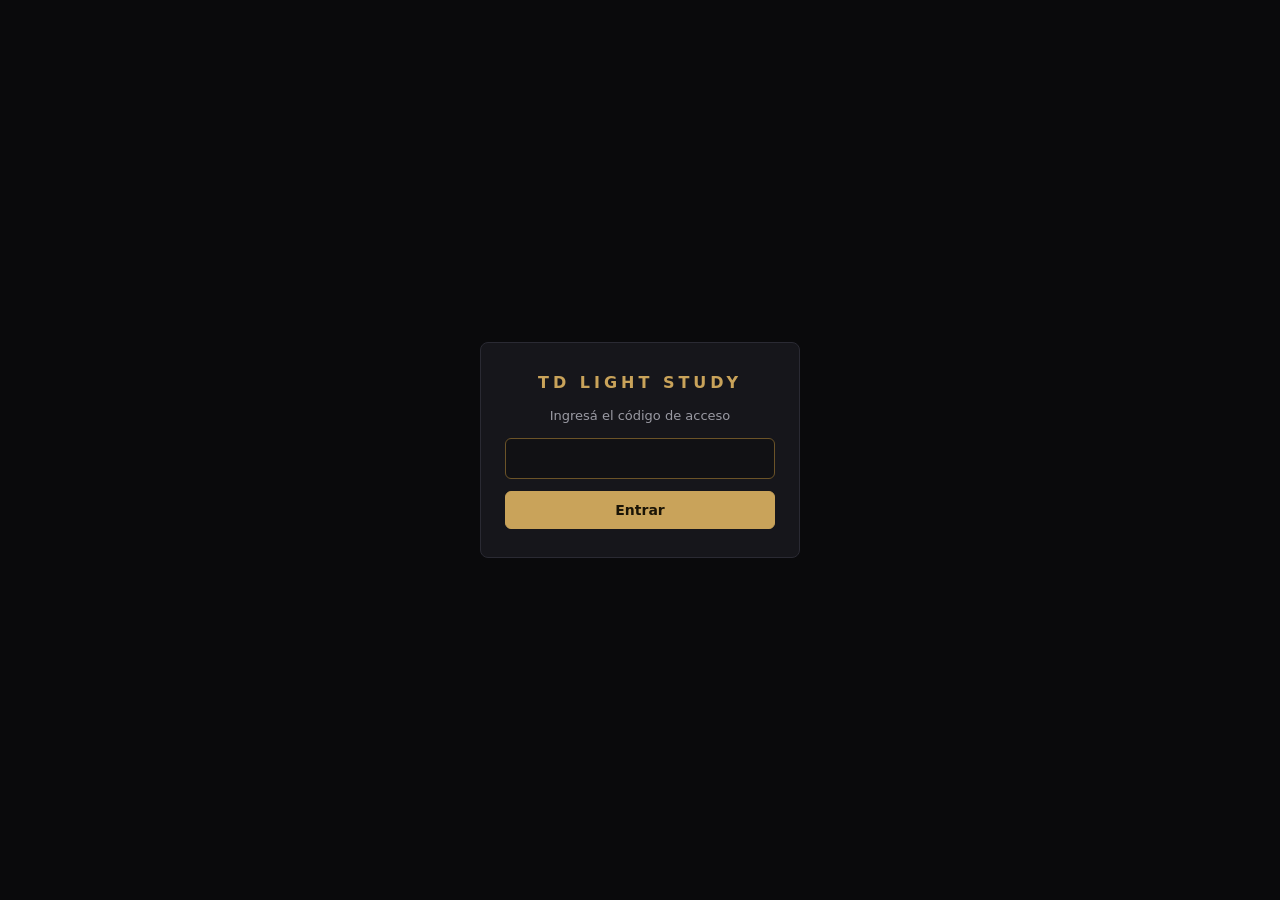
<file: mapa-de-luz/index.html>
<!DOCTYPE html>
<html lang="es">
<head>
  <meta charset="UTF-8" />
  <!-- Carpeta fija de la herramienta: así encuentra sus archivos aunque la dirección
       se abra sin la barra final (luxa.tdrender.com/mapa-de-luz). -->
  <base href="/mapa-de-luz/" />
  <meta name="viewport" content="width=device-width, initial-scale=1.0" />
  <title>TD Light Study · Mapa de luz</title>
  <!-- El ?v= se sube cuando cambian estos archivos: obliga al navegador a bajar la
       versión nueva y evita que mezcle programa viejo con página nueva. -->
  <link rel="stylesheet" href="css/mapa-de-luz.css?v=6" />
</head>
<body>

  <!-- Código de acceso (solo en la versión publicada; en la compu no se pide) -->
  <div class="acceso" id="acceso" hidden>
    <form class="acceso-caja" id="acceso-form" autocomplete="off">
      <span class="brand-mark">TD LIGHT STUDY</span>
      <p>Ingresá el código de acceso</p>
      <input type="password" id="acceso-codigo" aria-label="Código de acceso" autofocus />
      <button type="submit" class="btn-mini btn-oro">Entrar</button>
      <p class="acceso-error" id="acceso-error" hidden>Código incorrecto</p>
    </form>
  </div>

  <header class="topbar">
    <div class="brand">
      <span class="brand-mark">TD LIGHT STUDY</span>
      <span class="brand-sub">Mapa de luz</span>
    </div>
    <div id="escena-titulo" class="escena-titulo">Cargando escena…</div>
  </header>

  <main class="layout">

    <!-- Controles + resultados -->
    <section class="panel panel-controles">
      <div class="bloque">
        <h2>Óptica</h2>
        <select id="sel-ies"></select>
        <p class="ayuda">Cambiá la óptica y el mapa se recalcula al instante.</p>
      </div>

      <div class="bloque">
        <h2>Dónde se mide</h2>
        <div class="segmentado" id="seg-plano">
          <button data-plano="0" class="activo">Piso</button>
          <button data-plano="0.75">Escritorio · 0,75 m</button>
        </div>
      </div>

      <div class="bloque">
        <h2>Mantenimiento <span class="tag">FM</span></h2>
        <select id="sel-fm">
          <option value="1">Inicial · luminaria nueva (1,00)</option>
          <option value="0.9">Ambiente limpio, limpieza frecuente (0,90)</option>
          <option value="0.8">Oficina típica (0,80)</option>
          <option value="0.7">Ambiente sucio o limpieza espaciada (0,70)</option>
        </select>
        <p class="ayuda">La norma pide iluminancia <b>mantenida</b>: la que queda al final del período de mantenimiento, no la del día de la instalación.</p>
      </div>

      <div class="bloque" id="bloque-encendido" hidden>
        <h2>Encendido</h2>
        <div class="segmentado" id="seg-encendido"></div>
        <p class="ayuda">Prendé solo la luz general o solo el acento: se recalcula y cambia el render.</p>
      </div>

      <div class="bloque">
        <h2>Resultado</h2>
        <div class="kpis">
          <div class="kpi kpi-grande"><span class="kpi-num" id="k-prom">—</span><span class="kpi-lbl">Ē · iluminancia media (lx)</span></div>
          <div class="kpi"><span class="kpi-num" id="k-min">—</span><span class="kpi-lbl">E<sub>mín</sub> (lx)</span></div>
          <div class="kpi"><span class="kpi-num" id="k-max">—</span><span class="kpi-lbl">E<sub>máx</sub> (lx)</span></div>
          <div class="kpi"><span class="kpi-num" id="k-uni">—</span><span class="kpi-lbl">U<sub>0</sub> = E<sub>mín</sub> / Ē</span></div>
        </div>
        <p class="ayuda" id="fm-nota"></p>
        <div class="referencia" id="referencia"></div>
      </div>

      <div class="bloque">
        <h2>Luz que rebota <span class="tag">estimado</span></h2>
        <label class="check"><input type="checkbox" id="chk-rebote" checked /> Sumar el rebote en techo, paredes y piso</label>
        <div class="deslizador"><span>Techo</span><input type="range" id="r-techo" min="0.05" max="0.9" step="0.05" /><b id="v-techo"></b></div>
        <div class="deslizador"><span>Paredes</span><input type="range" id="r-paredes" min="0.05" max="0.9" step="0.05" /><b id="v-paredes"></b></div>
        <div class="deslizador"><span>Piso</span><input type="range" id="r-piso" min="0.05" max="0.9" step="0.05" /><b id="v-piso"></b></div>
        <p class="ayuda" id="rebote-info"></p>
      </div>

      <div class="bloque">
        <h2>Vista</h2>
        <label class="check"><input type="checkbox" id="chk-numeros" checked /> Mostrar los lux en la grilla</label>
        <label class="check"><input type="checkbox" id="chk-borde" checked /> No contar 0,5 m junto a las paredes</label>
      </div>
    </section>

    <!-- Planta -->
    <section class="panel panel-mapa">
      <div class="segmentado seg-vista" id="seg-vista">
        <button data-vista="planta" class="activo">Planta</button>
        <button data-vista="render">Sobre el render</button>
      </div>

      <div class="mapa-wrap" id="mapa-wrap">
        <canvas id="mapa"></canvas>
        <div class="tooltip" id="tooltip" hidden></div>
      </div>

      <div class="render-wrap" id="render-wrap" hidden>
        <div class="escenario ver-muebles cargando">
          <img id="compuesto-base" alt="Render sin muebles" />
          <img id="compuesto-muebles" class="capa-muebles" alt="Render con muebles" />
          <canvas id="compuesto"></canvas>
          <div class="switch-app" id="switch-app">
            <button data-capa="muebles" class="activo">Con muebles</button>
            <button data-capa="vacio">Sin muebles</button>
            <button data-capa="mapa">Mapa de luz</button>
          </div>
        </div>
        <div class="render-pie">
          <label class="fondo" hidden>Fondo <select id="sel-fondo"></select></label>
          <span id="compuesto-nota"></span>
          <button class="btn-mini btn-oro" id="btn-guardar-app" hidden>Guardar para la app</button>
          <button class="btn-mini" id="btn-comparar" hidden>Descargar comparación</button>
          <button class="btn-mini" id="btn-descargar">Descargar imagen</button>
        </div>
      </div>

      <div class="leyenda" id="leyenda"></div>
    </section>

    <!-- Ficha de la luminaria + render -->
    <section class="panel panel-ficha">
      <div id="fichas"></div>

      <div class="bloque">
        <h2>La escena</h2>
        <dl class="ficha-datos" id="escena-datos"></dl>
      </div>

      <div class="bloque">
        <h2>Cómo se calcula</h2>
        <ul class="metodo">
          <li><b>Luz directa:</b> punto por punto desde el archivo fotométrico del fabricante (IESNA LM-63), con la posición, la altura y el giro reales de cada luminaria en 3ds Max.</li>
          <li><b>Luz indirecta:</b> una sola componente <b>estimada</b>, pareja en todo el local, por el método del flujo total con las reflectancias de arriba (esfera integradora). No es un cálculo de radiosidad.</li>
          <li><b>No contempla:</b> muebles ni obstrucciones, luz natural, deslumbramiento (UGR), ni depreciación más allá del factor de mantenimiento.</li>
          <li><b>Para qué sirve:</b> comparar propuestas y verificar niveles. No reemplaza un estudio lumínico firmado.</li>
        </ul>
      </div>

      <div class="bloque" id="bloque-noche" hidden>
        <h2>Render de noche</h2>
        <img id="render" alt="Render de la escena solo con las luminarias" hidden />
        <p class="ayuda" id="render-falta" hidden>Guardá el render de noche como <code>mapa-de-luz/escenas/oficina-prueba-noche.jpg</code> y aparece acá para comparar.</p>
      </div>
    </section>

  </main>

  <footer class="pie">
    Valores indicativos, calculados con la fotometría publicada por el fabricante. No reemplazan un estudio lumínico.
  </footer>

  <script src="../js/ies.js?v=6"></script>
  <script src="js/mapa-de-luz.js?v=6"></script>
</body>
</html>
</file>
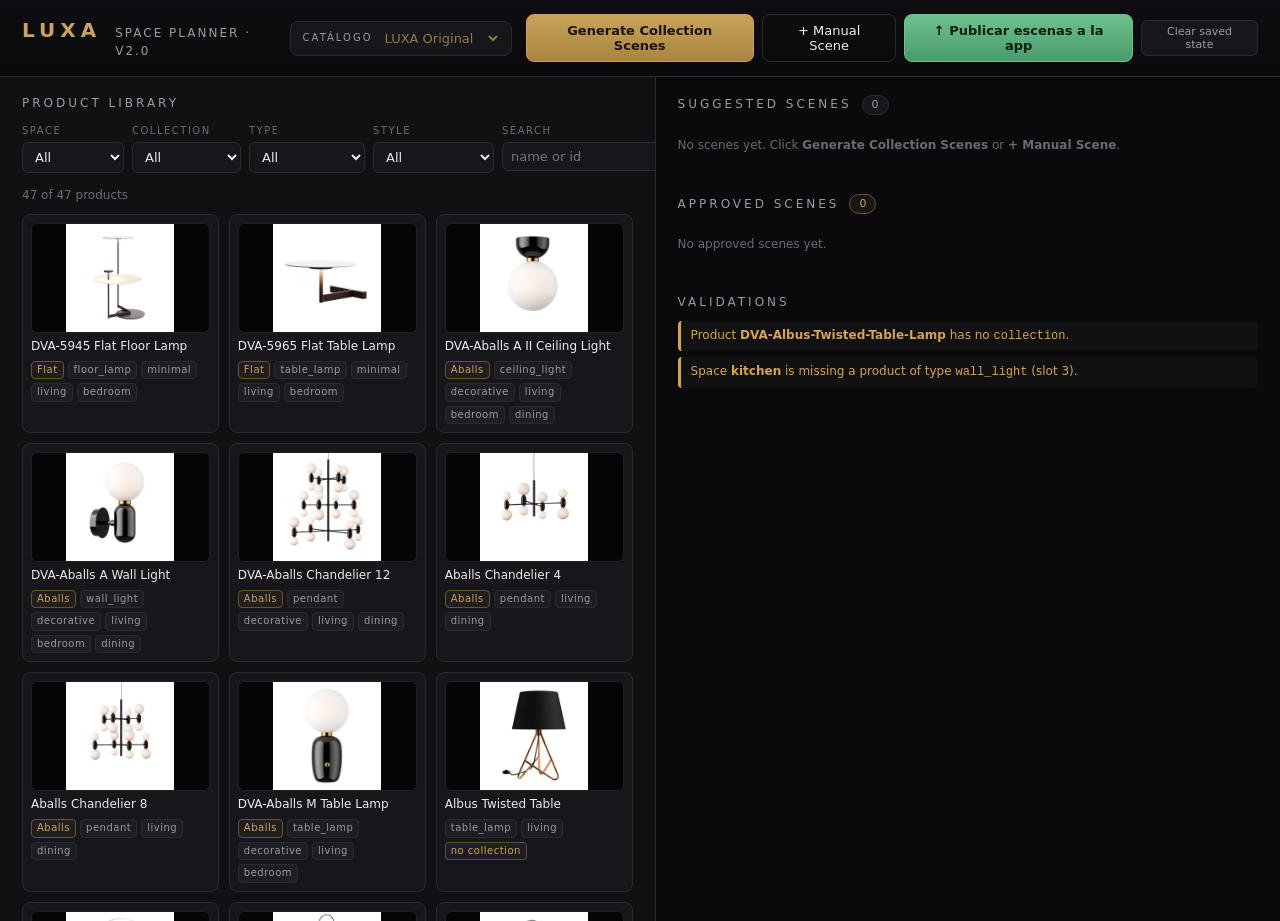
<file: space-planner/index.html>
<!DOCTYPE html>
<html lang="en">
<head>
  <meta charset="UTF-8" />
  <meta name="viewport" content="width=device-width, initial-scale=1.0" />
  <title>LUXA Space Planner V2</title>
  <link rel="stylesheet" href="css/styles.css" />
</head>
<body>

  <header class="topbar">
    <div class="brand">
      <span class="brand-mark">LUXA</span>
      <span class="brand-sub">Space Planner · V2.0</span>
    </div>
    <div class="top-actions">
      <label class="catalog-picker-wrap" title="Catálogo activo">
        <span class="catalog-picker-label">Catálogo</span>
        <select id="catalog-picker" class="catalog-picker"></select>
      </label>
      <button id="btn-generate" class="btn btn-primary">Generate Collection Scenes</button>
      <button id="btn-manual" class="btn btn-ghost">+ Manual Scene</button>
      <button id="btn-publish" class="btn btn-publish" title="Escribe data/spaces.&lt;catalogo&gt;.json directo en disco. La app levanta esa misma ruta al arrancar, así los ambientes quedan actualizados sin copiar nada a mano.">↑ Publicar escenas a la app</button>
      <button id="btn-clear-state" class="btn-mini" title="Discard saved planner state for the active catalog">Clear saved state</button>
    </div>
  </header>

  <main class="layout">

    <!-- LEFT: Product library + filters -->
    <section class="panel panel-left">
      <h2 class="panel-title">Product Library</h2>

      <div class="filters">
        <label class="filter">
          <span>Space</span>
          <select id="filter-space"><option value="">All</option></select>
        </label>
        <label class="filter">
          <span>Collection</span>
          <select id="filter-collection"><option value="">All</option></select>
        </label>
        <label class="filter">
          <span>Type</span>
          <select id="filter-type"><option value="">All</option></select>
        </label>
        <label class="filter">
          <span>Style</span>
          <select id="filter-style"><option value="">All</option></select>
        </label>
        <label class="filter filter-search">
          <span>Search</span>
          <input id="filter-search" type="text" placeholder="name or id" />
        </label>
        <button id="filter-reset" class="btn btn-mini">Reset</button>
      </div>

      <div id="product-summary" class="muted">Loading products…</div>

      <div id="product-grid" class="product-grid"></div>
    </section>

    <!-- RIGHT: Suggested scenes + Approved scenes -->
    <section class="panel panel-right">

      <div class="panel-section">
        <div class="section-head">
          <h2 class="panel-title">Suggested Scenes</h2>
          <span id="suggested-count" class="pill">0</span>
        </div>
        <div id="scene-list" class="scene-list">
          <p class="muted">Click <b>Generate Collection Scenes</b> to build suggestions, or use <b>+ Manual Scene</b>.</p>
        </div>
      </div>

      <div class="panel-section">
        <div class="section-head">
          <h2 class="panel-title">Approved Scenes</h2>
          <span id="approved-count" class="pill pill-gold">0</span>
        </div>
        <div id="approved-list" class="scene-list approved-list">
          <p class="muted">No approved scenes yet.</p>
        </div>
      </div>

      <div class="panel-section">
        <div class="section-head">
          <h2 class="panel-title">Validations</h2>
        </div>
        <ul id="validation-list" class="validation-list"></ul>
      </div>

    </section>
  </main>

  <!-- Manual / Edit scene modal -->
  <div id="modal" class="modal hidden">
    <div class="modal-card">
      <header class="modal-head">
        <h3 id="modal-title">Manual Collection Scene</h3>
        <button class="modal-close" data-close>&times;</button>
      </header>
      <div class="modal-body">
        <div class="form-row">
          <label>Scene name</label>
          <input id="m-name" type="text" placeholder="Living Aballs Collection" />
        </div>
        <div class="form-row form-row-2">
          <div>
            <label>Space</label>
            <select id="m-space">
              <option value="living">living</option>
              <option value="dining">dining</option>
              <option value="kitchen">kitchen</option>
              <option value="bedroom">bedroom</option>
              <option value="bathroom">bathroom</option>
              <option value="office">office</option>
            </select>
          </div>
          <div>
            <label>Commercial intent</label>
            <input id="m-intent" type="text" placeholder="Warm residential lighting collection" />
          </div>
        </div>
        <div class="form-row">
          <label>Reason / justification</label>
          <textarea id="m-reason" rows="2" placeholder="Why does this combination make commercial sense?"></textarea>
        </div>
        <div class="form-row">
          <label>Products <span class="muted">(2 to 4) — click to toggle</span></label>
          <div id="m-products" class="m-products"></div>
        </div>
        <div id="m-validation" class="modal-validation"></div>
      </div>
      <footer class="modal-foot">
        <button class="btn btn-ghost" data-close>Cancel</button>
        <button id="m-save" class="btn btn-primary">Save as approved scene</button>
      </footer>
    </div>
  </div>

  <!-- AI Brief modal -->
  <div id="brief-modal" class="modal hidden">
    <div class="modal-card brief-modal-card">
      <header class="modal-head">
        <h3 id="brief-modal-title">AI Brief</h3>
        <button class="modal-close" data-brief-close>&times;</button>
      </header>
      <div class="modal-body brief-body">

        <div class="brief-section">
          <div class="brief-section-head">
            <label>AI Image Prompt</label>
            <button class="btn-mini" id="b-copy-prompt">Copy</button>
          </div>
          <textarea id="b-aiPrompt" rows="9" spellcheck="false"></textarea>
        </div>

        <div class="brief-section">
          <div class="brief-section-head">
            <label>Render Brief</label>
            <button class="btn-mini" id="b-copy-render">Copy</button>
          </div>
          <textarea id="b-renderBrief" rows="6" spellcheck="false"></textarea>
        </div>

        <div class="brief-section">
          <div class="brief-section-head">
            <label>App Description</label>
            <button class="btn-mini" id="b-copy-desc">Copy</button>
          </div>
          <textarea id="b-appDescription" rows="3" spellcheck="false"></textarea>
        </div>

        <div class="brief-section">
          <label>Product Roles</label>
          <div id="b-roles" class="brief-rows"></div>
        </div>

        <div class="brief-section">
          <label>Hotspot Plan</label>
          <div id="b-hotspots" class="brief-rows"></div>
        </div>

      </div>
      <footer class="modal-foot">
        <button class="btn btn-ghost" data-brief-close>Cancel</button>
        <button id="b-regenerate" class="btn btn-ghost">Regenerate all</button>
        <button id="b-save" class="btn btn-primary">Save brief</button>
      </footer>
    </div>
  </div>

  <!-- Hotspot editor modal -->
  <div id="hotspot-modal" class="modal hidden">
    <div class="modal-card hotspot-modal-card">
      <header class="modal-head">
        <h3 id="hotspot-modal-title">Place Hotspots</h3>
        <button class="modal-close" data-hotspot-close>&times;</button>
      </header>

      <div class="modal-body hotspot-body">

        <div class="hotspot-toolbar">
          <label class="hotspot-scene">
            <span>Scene folder</span>
            <select id="h-scene">
              <option value="">— pick a scene folder —</option>
            </select>
          </label>
          <label class="hotspot-file">
            <span>Or load a local file</span>
            <input id="h-file" type="file" accept="image/*" />
          </label>
          <label class="hotspot-path">
            <span>Final image path (for export)</span>
            <input id="h-path" type="text" placeholder="assets/Spaces/Living 01/Living 01.jpeg" />
          </label>
          <button id="h-reset" class="btn-mini">Reset coords</button>
        </div>

        <div class="hotspot-workspace">
          <div id="h-canvas" class="hotspot-canvas">
            <div class="hotspot-empty" id="h-empty">Load a render image to start placing hotspots.</div>
            <img id="h-img" alt="" hidden />
            <div id="h-dots" class="hotspot-dots"></div>
          </div>

          <aside class="hotspot-side">
            <div class="hotspot-side-head">Products</div>
            <div id="h-products" class="hotspot-products"></div>
            <p class="muted small">Select a product, then click on the image where it appears in the render.</p>
          </aside>
        </div>

      </div>

      <footer class="modal-foot">
        <button class="btn btn-ghost" data-hotspot-close>Cancel</button>
        <button id="h-save" class="btn btn-primary">Save coordinates</button>
      </footer>
    </div>
  </div>

  <datalist id="role-options">
    <option value="ambient lighting">
    <option value="accent lighting">
    <option value="decorative lighting">
    <option value="task lighting">
    <option value="wall accent">
    <option value="ceiling fixture">
    <option value="table / floor support">
    <option value="general lighting">
    <option value="architectural lighting">
    <option value="support lighting">
    <option value="ambient lighting / ceiling fixture">
    <option value="wall accent / accent lighting">
    <option value="decorative lighting / task lighting">
    <option value="decorative lighting / support lighting">
    <option value="general lighting / ceiling support">
    <option value="architectural lighting / ambient lighting">
  </datalist>

  <div id="toast" class="toast hidden"></div>

  <script src="js/space-planner.js"></script>
</body>
</html>
</file>
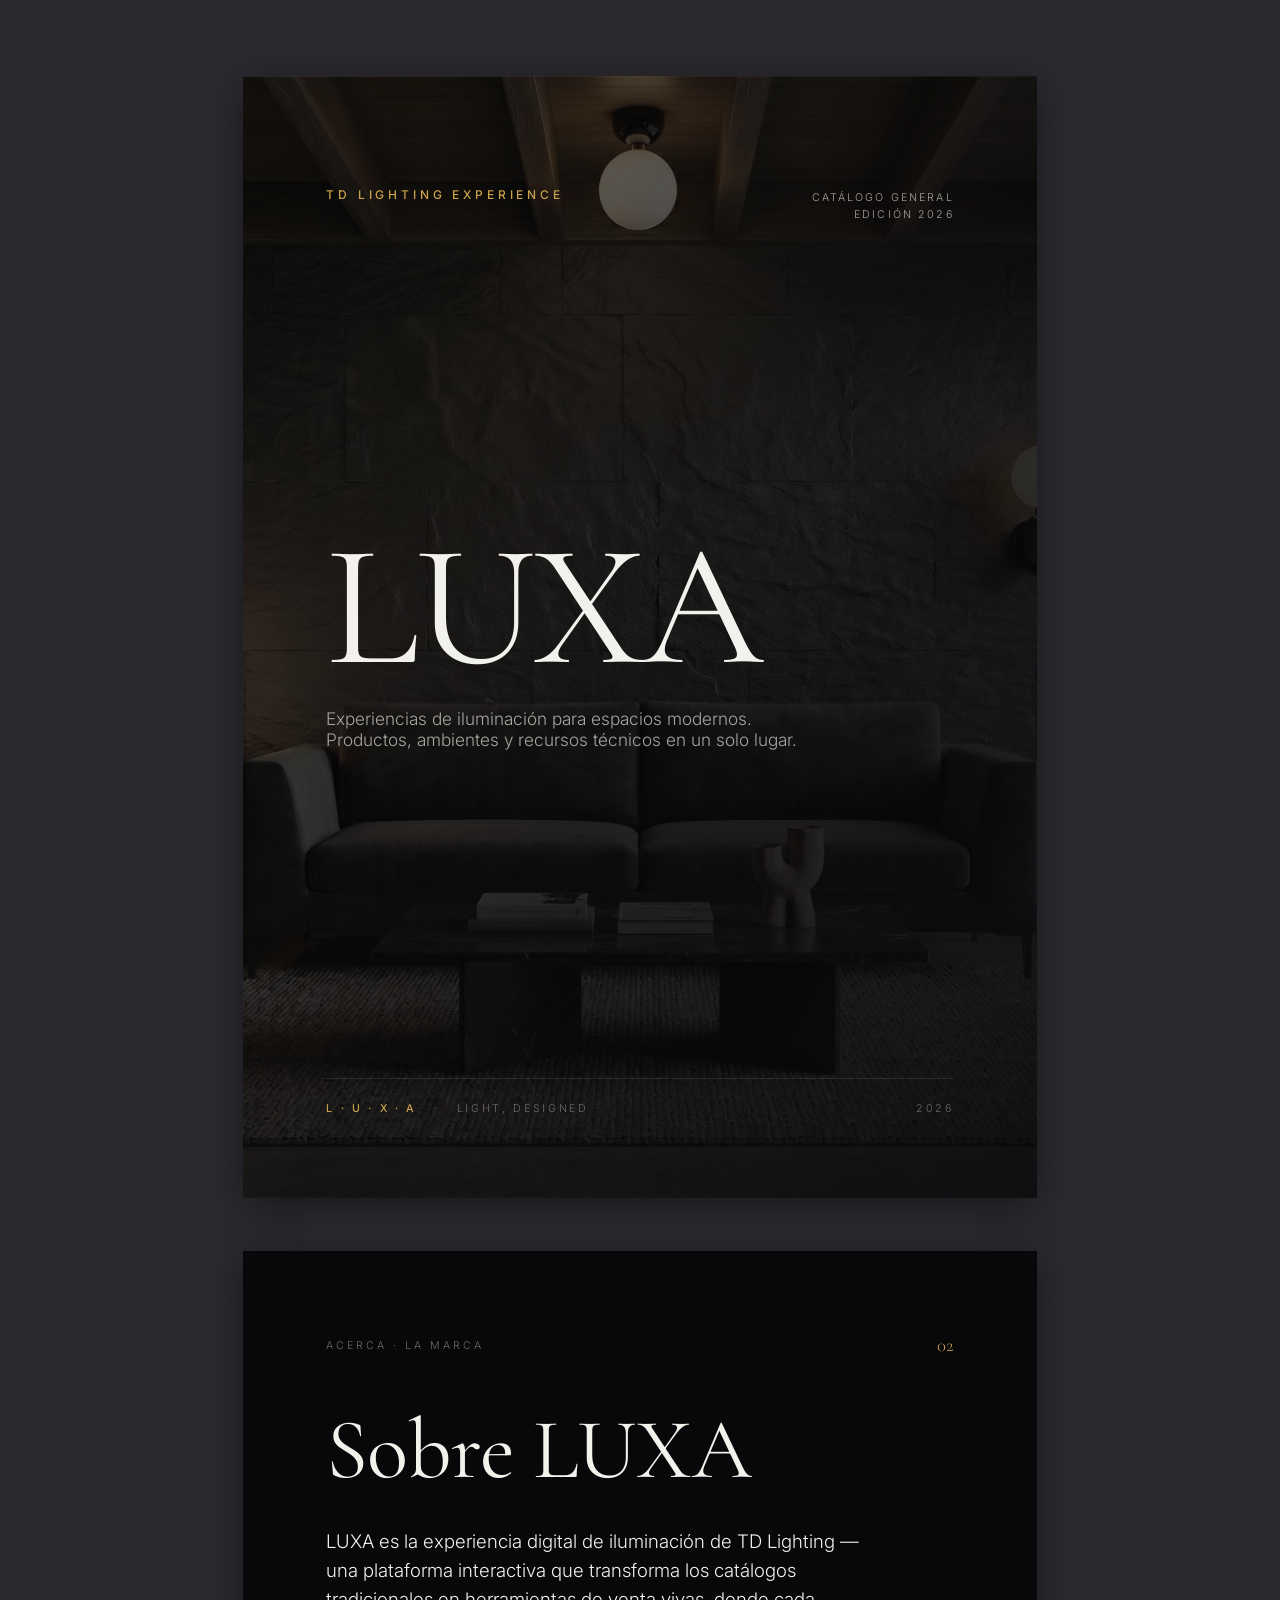
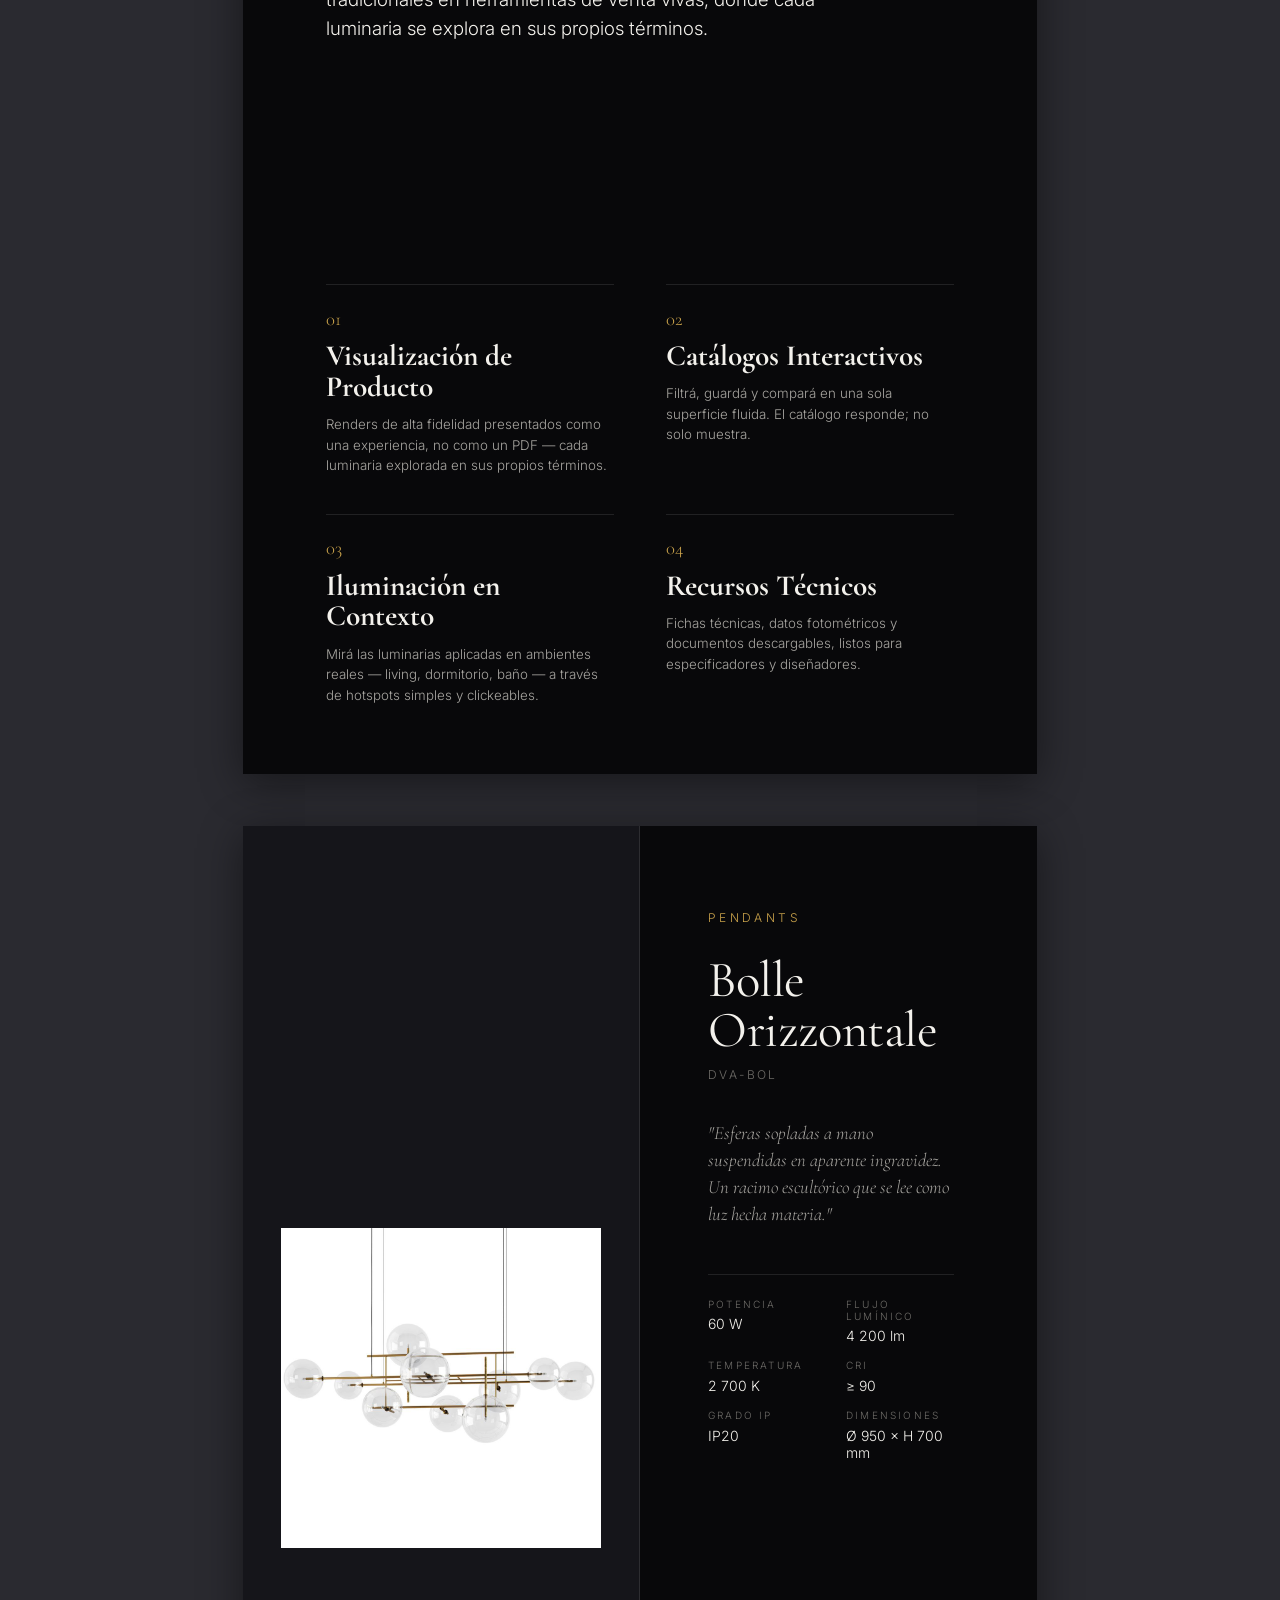
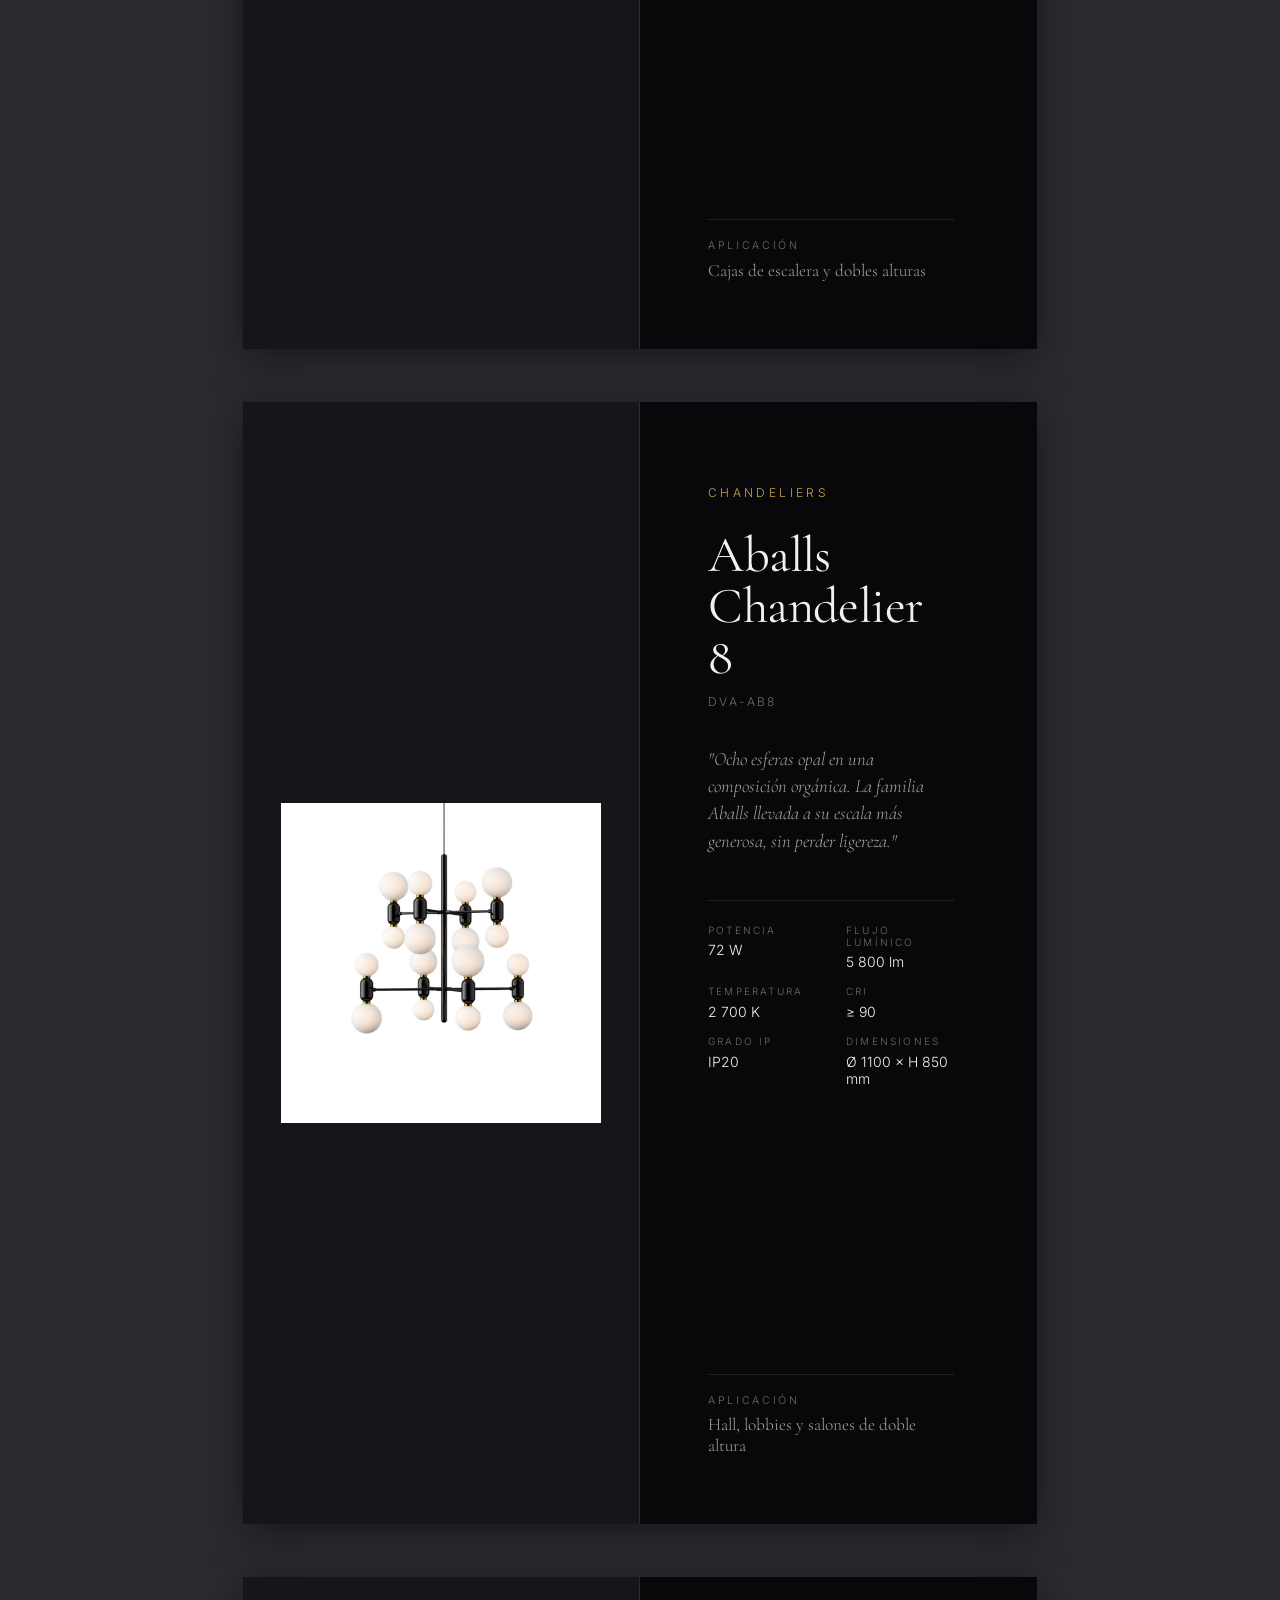
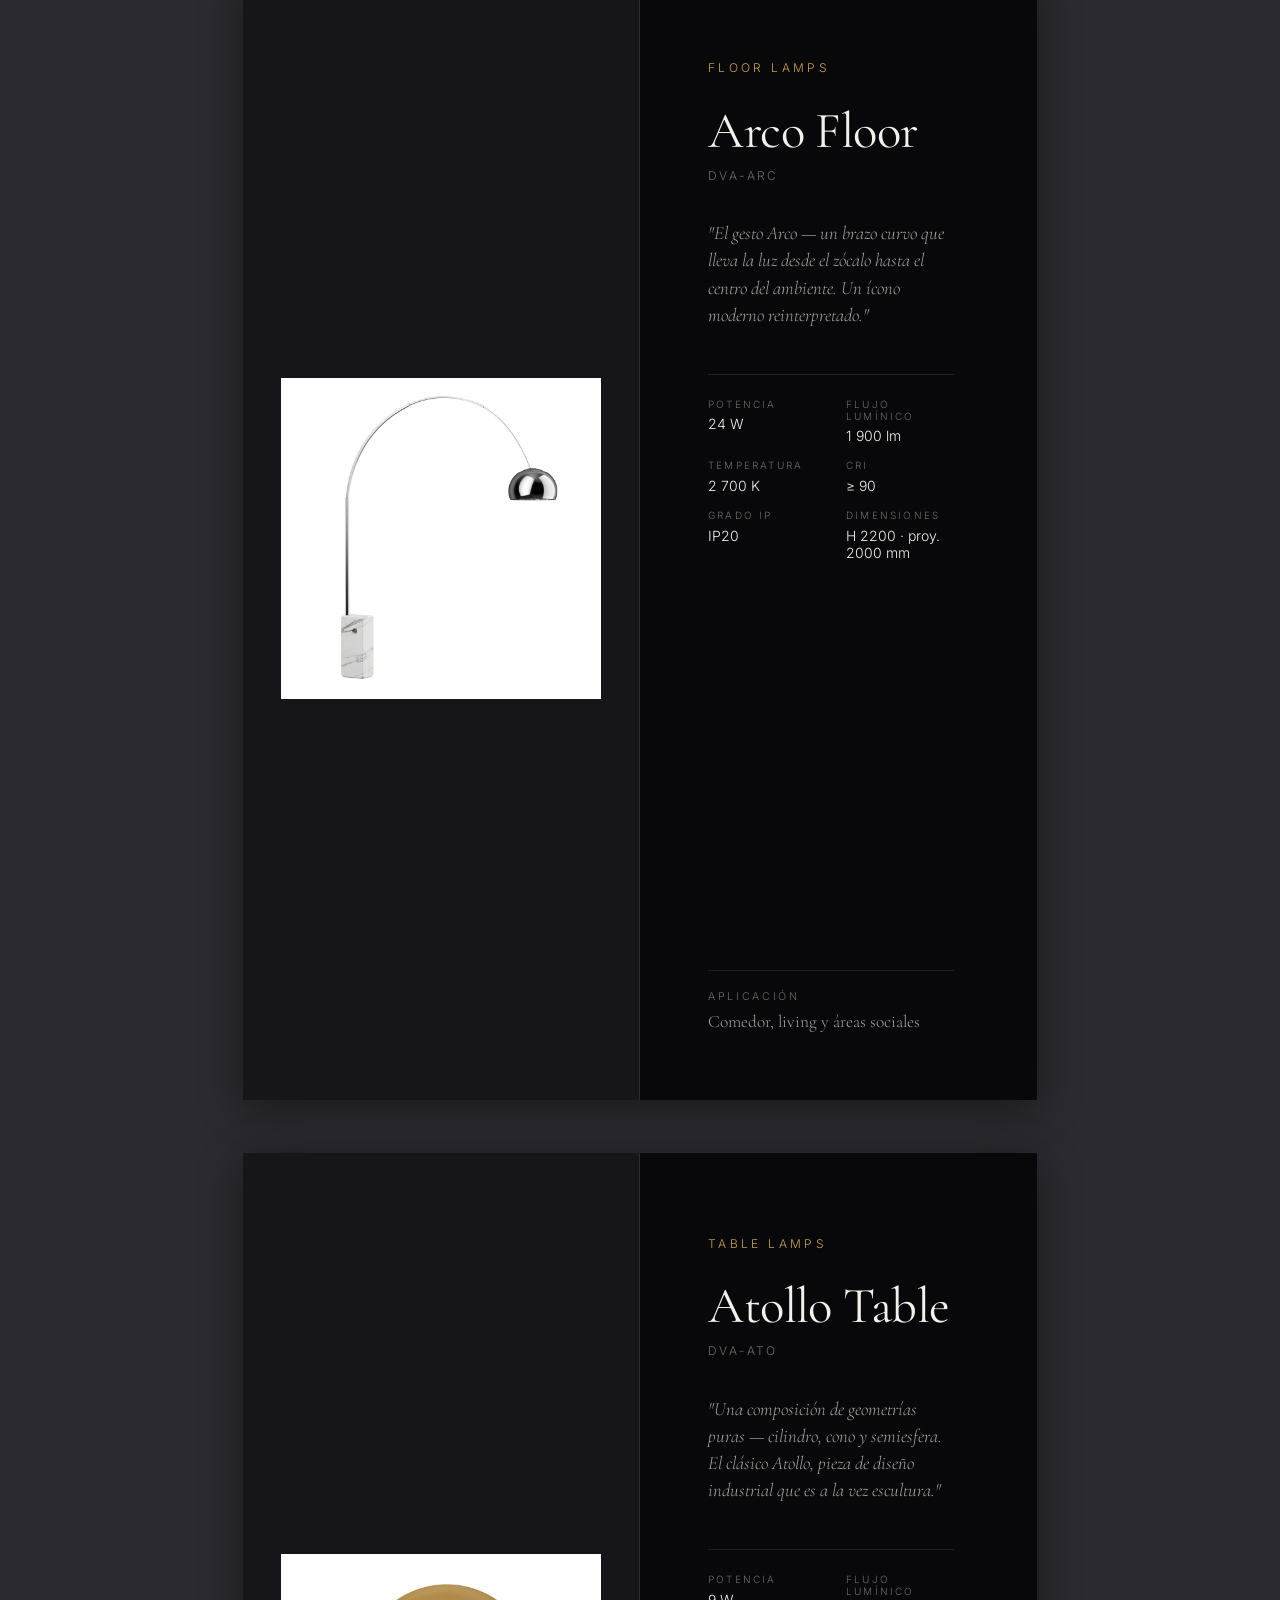
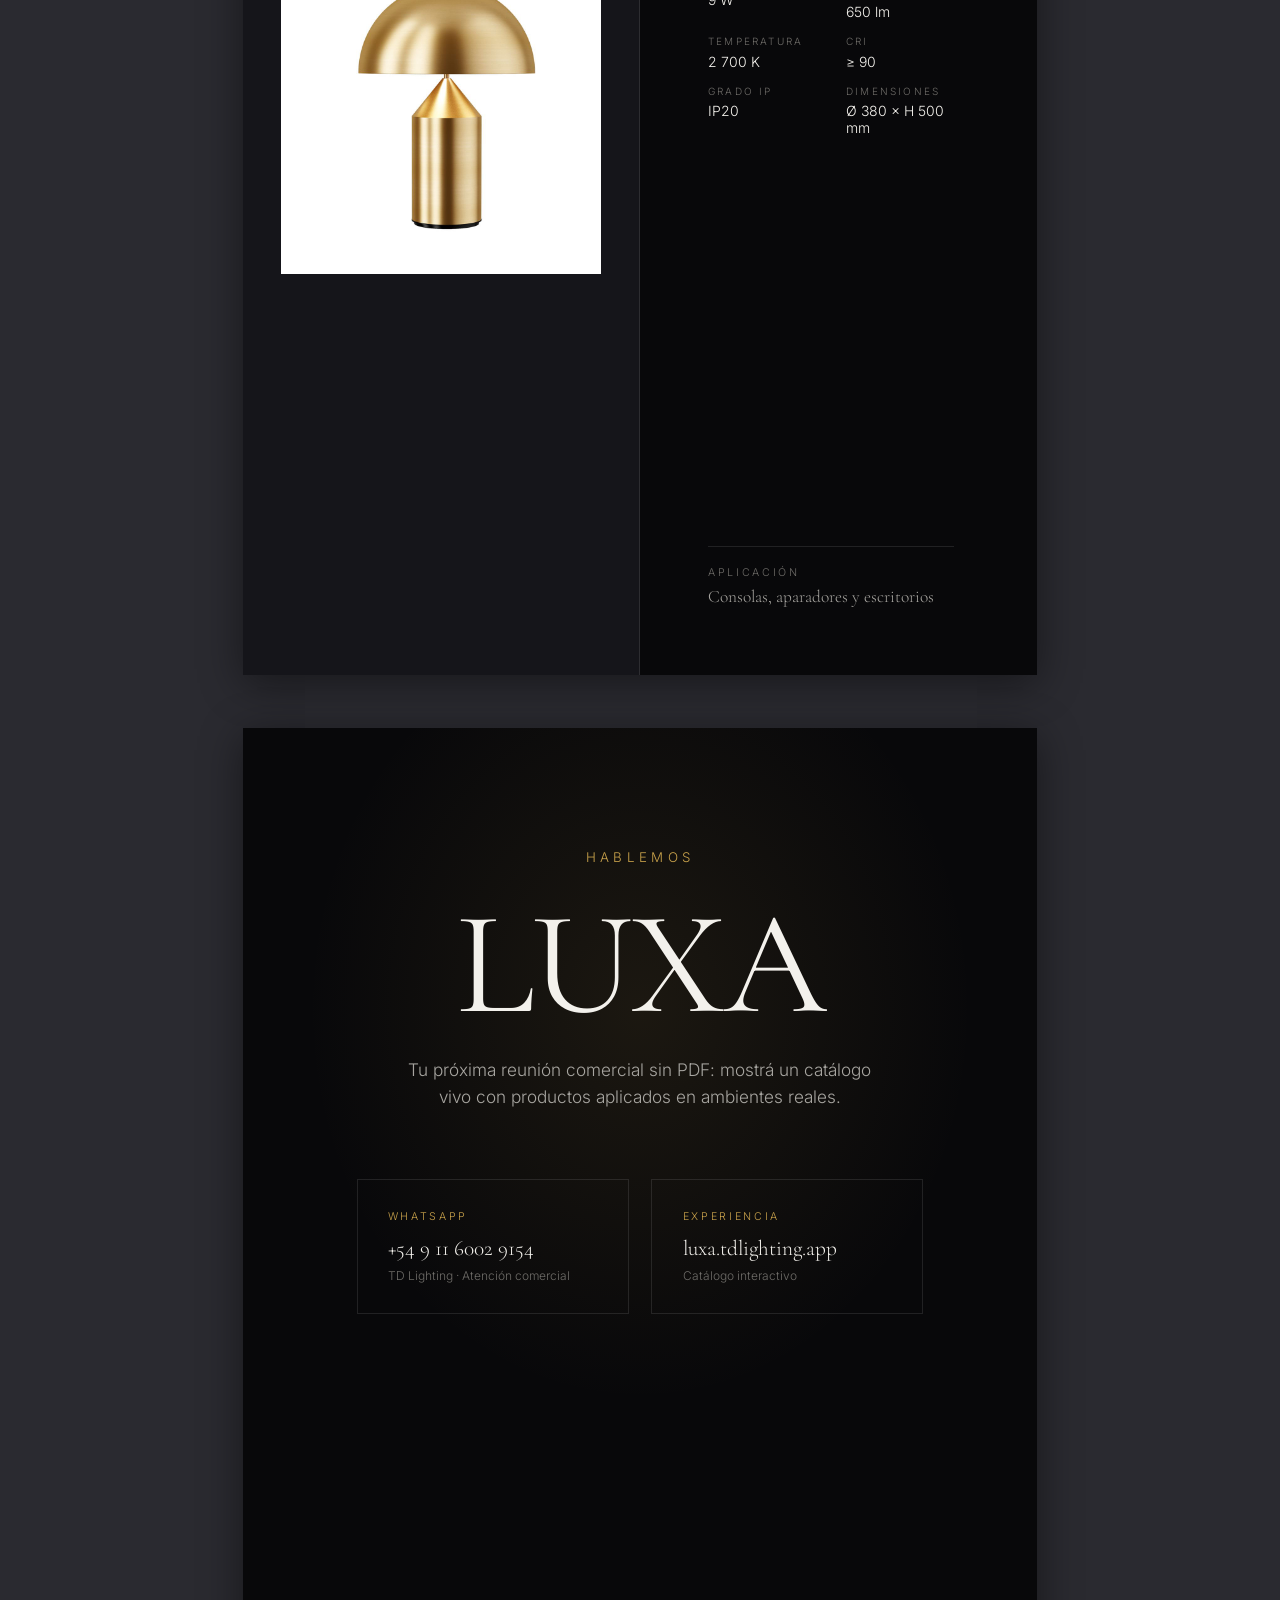
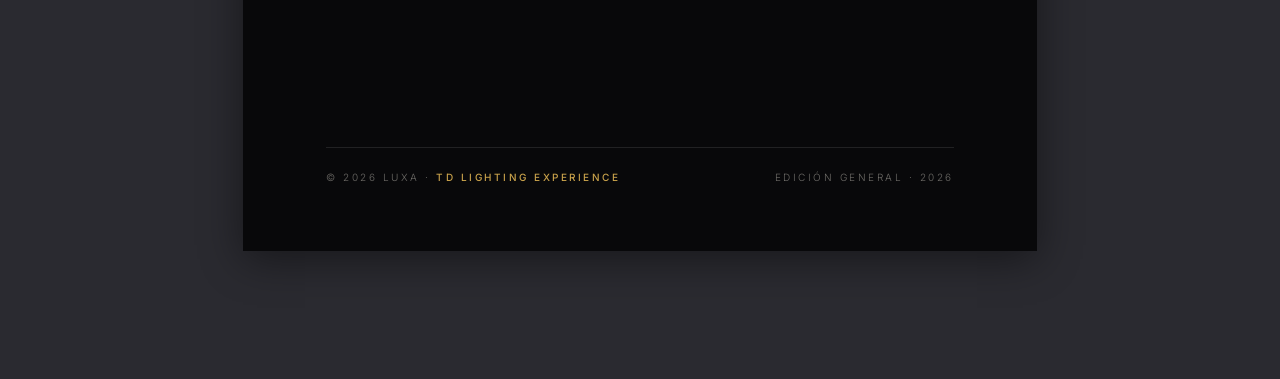
<file: tools/pdf-templates/general-catalog.html>
<!doctype html>
<html lang="es">
<head>
<meta charset="utf-8" />
<title>LUXA · Catálogo General 2026</title>
<base href="../../" />
<link href="https://fonts.googleapis.com/css2?family=Cormorant+Garamond:wght@300;400;500;600;700&family=Inter:wght@300;400;500;600&display=swap" rel="stylesheet" />
<style>
  /* =============================================================================
     LUXA · TD Lighting Experience — Catálogo General 2026 (print)
     A4 portrait. Para exportar: abrir en Chrome → Ctrl+P → Guardar como PDF.
     En el diálogo: márgenes "Ninguno", "Gráficos de fondo" activado.
     ========================================================================== */

  :root {
    --bg:        #08080A;
    --panel:     #15151A;
    --line:      rgba(255,255,255,0.10);
    --ink:       #F3F1EC;
    --ink-dim:   #A7A5A0;
    --ink-faint: #6E6C68;
    --gold:      #C9A24B;
  }

  @page { size: A4 portrait; margin: 0; }
  * { box-sizing: border-box; margin: 0; padding: 0; }
  html, body { color: var(--ink); -webkit-print-color-adjust: exact; print-color-adjust: exact; }
  body { font-family: 'Inter', system-ui, -apple-system, sans-serif; font-weight: 300; }

  .page {
    width: 210mm; height: 297mm;
    page-break-after: always;
    position: relative;
    overflow: hidden;
    background: var(--bg);
  }
  .page:last-child { page-break-after: auto; }

  /* On-screen preview: center pages, give the body a soft gray bg so each
     page reads as a card. Has zero effect on the print/PDF output. */
  @media screen {
    html, body { background: #2a2a30; }
    body { padding: 20mm 0; }
    .page { margin: 0 auto 14mm; box-shadow: 0 8px 40px rgba(0,0,0,0.45); }
  }
  @media print {
    html, body { background: var(--bg); }
    body { padding: 0; }
    .page { margin: 0; box-shadow: none; }
  }

  .serif { font-family: 'Cormorant Garamond', Georgia, serif; }
  .eyebrow {
    font-size: 9pt; letter-spacing: 0.32em; text-transform: uppercase;
    color: var(--gold); font-weight: 500;
  }
  .rule { width: 38mm; height: 1px; background: var(--gold); opacity: 0.7; }

  /* -------- Page 1: cover -------- */
  .cover {
    background: linear-gradient(135deg, rgba(8,8,10,0.55) 0%, rgba(8,8,10,0.85) 60%, rgba(8,8,10,0.95) 100%),
                url("assets/Spaces/Living 01/Living 01.jpeg") center/cover no-repeat var(--bg);
    color: var(--ink);
    padding: 30mm 22mm 22mm;
    display: flex; flex-direction: column; justify-content: space-between;
  }
  .cover-top { display: flex; justify-content: space-between; align-items: flex-start; }
  .cover-top .eyebrow { line-height: 1; }
  .cover-top .meta { font-size: 8pt; letter-spacing: 0.2em; text-transform: uppercase; color: var(--ink-dim); text-align: right; line-height: 1.6; }
  .cover-mark {
    font-family: 'Cormorant Garamond', Georgia, serif;
    font-weight: 400;
    font-size: 130pt;
    line-height: 0.9;
    letter-spacing: -0.02em;
    color: var(--ink);
  }
  .cover-tag {
    margin-top: 6mm;
    font-size: 13pt; font-weight: 300; color: var(--ink-dim);
    max-width: 130mm;
  }
  .cover-foot {
    display: flex; justify-content: space-between; align-items: flex-end;
    border-top: 1px solid var(--line);
    padding-top: 6mm;
    margin-top: 6mm;
  }
  .cover-foot .label { font-size: 8pt; letter-spacing: 0.25em; text-transform: uppercase; color: var(--ink-faint); }
  .cover-foot .label strong { color: var(--gold); font-weight: 500; }

  /* -------- Pages 2+: shared layout -------- */
  .page-inner { padding: 22mm 22mm 18mm; height: 100%; display: flex; flex-direction: column; }
  .page-header { display: flex; justify-content: space-between; align-items: center; margin-bottom: 14mm; }
  .page-header .crumb { font-size: 8pt; letter-spacing: 0.28em; text-transform: uppercase; color: var(--ink-faint); }
  .page-header .pageno { font-family: 'Cormorant Garamond', Georgia, serif; font-size: 14pt; color: var(--gold); }

  /* -------- Page 2: about -------- */
  .about-title {
    font-family: 'Cormorant Garamond', Georgia, serif;
    font-weight: 400;
    font-size: 64pt; line-height: 0.95; letter-spacing: -0.01em;
    margin-bottom: 10mm;
  }
  .about-intro {
    font-size: 14pt; line-height: 1.55; color: var(--ink); font-weight: 300;
    max-width: 145mm;
    margin-bottom: 14mm;
  }
  .pillars { display: grid; grid-template-columns: 1fr 1fr; gap: 10mm 14mm; margin-top: auto; }
  .pillar { border-top: 1px solid var(--line); padding-top: 6mm; }
  .pillar-num { font-family: 'Cormorant Garamond', Georgia, serif; font-size: 14pt; color: var(--gold); margin-bottom: 3mm; }
  .pillar-title { font-family: 'Cormorant Garamond', Georgia, serif; font-size: 22pt; color: var(--ink); margin-bottom: 3mm; line-height: 1.05; }
  .pillar-text { font-size: 10pt; color: var(--ink-dim); line-height: 1.55; }

  /* -------- Pages 3-6: product -------- */
  .product {
    display: grid;
    grid-template-columns: 105mm 1fr;
    height: 100%;
  }
  .product-media {
    background: var(--panel);
    display: flex; align-items: center; justify-content: center;
    padding: 22mm 10mm;
    border-right: 1px solid var(--line);
  }
  .product-media img { max-width: 100%; max-height: 230mm; object-fit: contain; }
  .product-body {
    padding: 22mm 22mm 18mm 18mm;
    display: flex; flex-direction: column;
  }
  .product-category { font-size: 9pt; letter-spacing: 0.28em; text-transform: uppercase; color: var(--gold); margin-bottom: 8mm; }
  .product-name {
    font-family: 'Cormorant Garamond', Georgia, serif;
    font-weight: 400;
    font-size: 38pt; line-height: 1.0; letter-spacing: -0.01em;
    margin-bottom: 3mm;
  }
  .product-code { font-size: 9pt; letter-spacing: 0.2em; color: var(--ink-faint); margin-bottom: 10mm; }
  .product-desc { font-style: italic; font-family: 'Cormorant Garamond', Georgia, serif; font-size: 14pt; line-height: 1.45; color: var(--ink-dim); margin-bottom: 12mm; }
  .specs { border-top: 1px solid var(--line); padding-top: 6mm; display: grid; grid-template-columns: 1fr 1fr; gap: 4mm 8mm; margin-bottom: 10mm; }
  .spec dt { font-size: 7.5pt; letter-spacing: 0.22em; text-transform: uppercase; color: var(--ink-faint); margin-bottom: 1.5mm; }
  .spec dd { font-size: 10.5pt; color: var(--ink); }
  .application {
    margin-top: auto;
    border-top: 1px solid var(--line);
    padding-top: 5mm;
  }
  .application .label { font-size: 8pt; letter-spacing: 0.25em; text-transform: uppercase; color: var(--ink-faint); margin-bottom: 2mm; }
  .application .value { font-family: 'Cormorant Garamond', Georgia, serif; font-size: 13pt; color: var(--ink-dim); }

  /* -------- Page 7: contact -------- */
  .contact {
    background:
      radial-gradient(60% 50% at 50% 25%, rgba(201,162,75,0.10), transparent 70%),
      var(--bg);
    text-align: center;
    padding: 32mm 22mm 18mm;
    display: flex; flex-direction: column; justify-content: space-between;
  }
  .contact-eyebrow { color: var(--gold); font-size: 10pt; letter-spacing: 0.32em; text-transform: uppercase; }
  .contact-mark {
    font-family: 'Cormorant Garamond', Georgia, serif; font-weight: 400;
    font-size: 110pt; line-height: 0.95; letter-spacing: -0.02em;
    margin: 8mm 0 6mm;
  }
  .contact-tag { font-size: 13pt; color: var(--ink-dim); max-width: 130mm; margin: 0 auto; line-height: 1.55; }
  .contact-cards { display: grid; grid-template-columns: 1fr 1fr; gap: 6mm; margin: 18mm auto 0; max-width: 150mm; }
  .contact-card { border: 1px solid var(--line); padding: 8mm; text-align: left; }
  .contact-card .label { font-size: 8pt; letter-spacing: 0.25em; text-transform: uppercase; color: var(--gold); margin-bottom: 3mm; }
  .contact-card .value { font-family: 'Cormorant Garamond', Georgia, serif; font-size: 16pt; color: var(--ink); }
  .contact-card .sub { font-size: 9pt; color: var(--ink-faint); margin-top: 2mm; }
  .contact-foot {
    margin-top: auto;
    display: flex; justify-content: space-between; align-items: center;
    border-top: 1px solid var(--line); padding-top: 6mm;
    font-size: 7.5pt; letter-spacing: 0.25em; text-transform: uppercase; color: var(--ink-faint);
  }
  .contact-foot strong { color: var(--gold); font-weight: 500; }
</style>
</head>
<body>

<!-- ============================== PAGE 1 — COVER ============================== -->
<section class="page cover">
  <div class="cover-top">
    <span class="eyebrow">TD Lighting Experience</span>
    <span class="meta">Catálogo General<br/>Edición 2026</span>
  </div>

  <div>
    <div class="cover-mark serif">LUXA</div>
    <p class="cover-tag">Experiencias de iluminación para espacios modernos. Productos, ambientes y recursos técnicos en un solo lugar.</p>
  </div>

  <div class="cover-foot">
    <span class="label"><strong>L · U · X · A</strong> &nbsp; · &nbsp; Light, designed</span>
    <span class="label">2026</span>
  </div>
</section>

<!-- ============================== PAGE 2 — ABOUT ============================== -->
<section class="page">
  <div class="page-inner">
    <header class="page-header">
      <span class="crumb">Acerca · La marca</span>
      <span class="pageno serif">02</span>
    </header>

    <h1 class="about-title serif">Sobre LUXA</h1>
    <p class="about-intro">
      LUXA es la experiencia digital de iluminación de TD Lighting — una plataforma interactiva que transforma los catálogos tradicionales en herramientas de venta vivas, donde cada luminaria se explora en sus propios términos.
    </p>

    <div class="pillars">
      <div class="pillar">
        <div class="pillar-num serif">01</div>
        <h3 class="pillar-title serif">Visualización de Producto</h3>
        <p class="pillar-text">Renders de alta fidelidad presentados como una experiencia, no como un PDF — cada luminaria explorada en sus propios términos.</p>
      </div>
      <div class="pillar">
        <div class="pillar-num serif">02</div>
        <h3 class="pillar-title serif">Catálogos Interactivos</h3>
        <p class="pillar-text">Filtrá, guardá y compará en una sola superficie fluida. El catálogo responde; no solo muestra.</p>
      </div>
      <div class="pillar">
        <div class="pillar-num serif">03</div>
        <h3 class="pillar-title serif">Iluminación en Contexto</h3>
        <p class="pillar-text">Mirá las luminarias aplicadas en ambientes reales — living, dormitorio, baño — a través de hotspots simples y clickeables.</p>
      </div>
      <div class="pillar">
        <div class="pillar-num serif">04</div>
        <h3 class="pillar-title serif">Recursos Técnicos</h3>
        <p class="pillar-text">Fichas técnicas, datos fotométricos y documentos descargables, listos para especificadores y diseñadores.</p>
      </div>
    </div>
  </div>
</section>

<!-- ============================== PAGE 3 — PRODUCT: Bolle Orizzontale ============================== -->
<section class="page">
  <div class="product">
    <div class="product-media">
      <img src="assets/Imagenes/DVA-Bolle Orizzontale Hanging Lamp_corona.jpg" alt="Bolle Orizzontale" />
    </div>
    <div class="product-body">
      <div class="product-category">Pendants</div>
      <h2 class="product-name serif">Bolle Orizzontale</h2>
      <div class="product-code">DVA-BOL</div>
      <p class="product-desc">"Esferas sopladas a mano suspendidas en aparente ingravidez. Un racimo escultórico que se lee como luz hecha materia."</p>

      <dl class="specs">
        <div class="spec"><dt>Potencia</dt><dd>60 W</dd></div>
        <div class="spec"><dt>Flujo lumínico</dt><dd>4 200 lm</dd></div>
        <div class="spec"><dt>Temperatura</dt><dd>2 700 K</dd></div>
        <div class="spec"><dt>CRI</dt><dd>≥ 90</dd></div>
        <div class="spec"><dt>Grado IP</dt><dd>IP20</dd></div>
        <div class="spec"><dt>Dimensiones</dt><dd>Ø 950 × H 700 mm</dd></div>
      </dl>

      <div class="application">
        <div class="label">Aplicación</div>
        <div class="value">Cajas de escalera y dobles alturas</div>
      </div>
    </div>
  </div>
</section>

<!-- ============================== PAGE 4 — PRODUCT: Aballs Chandelier 8 ============================== -->
<section class="page">
  <div class="product">
    <div class="product-media">
      <img src="assets/Imagenes/DVA-Aballs Chandelier 8_corona.jpg" alt="Aballs Chandelier 8" />
    </div>
    <div class="product-body">
      <div class="product-category">Chandeliers</div>
      <h2 class="product-name serif">Aballs Chandelier 8</h2>
      <div class="product-code">DVA-AB8</div>
      <p class="product-desc">"Ocho esferas opal en una composición orgánica. La familia Aballs llevada a su escala más generosa, sin perder ligereza."</p>

      <dl class="specs">
        <div class="spec"><dt>Potencia</dt><dd>72 W</dd></div>
        <div class="spec"><dt>Flujo lumínico</dt><dd>5 800 lm</dd></div>
        <div class="spec"><dt>Temperatura</dt><dd>2 700 K</dd></div>
        <div class="spec"><dt>CRI</dt><dd>≥ 90</dd></div>
        <div class="spec"><dt>Grado IP</dt><dd>IP20</dd></div>
        <div class="spec"><dt>Dimensiones</dt><dd>Ø 1100 × H 850 mm</dd></div>
      </dl>

      <div class="application">
        <div class="label">Aplicación</div>
        <div class="value">Hall, lobbies y salones de doble altura</div>
      </div>
    </div>
  </div>
</section>

<!-- ============================== PAGE 5 — PRODUCT: Arco Floor ============================== -->
<section class="page">
  <div class="product">
    <div class="product-media">
      <img src="assets/Imagenes/DVA-Arco Floor Lamp_corona.jpg" alt="Arco Floor" />
    </div>
    <div class="product-body">
      <div class="product-category">Floor Lamps</div>
      <h2 class="product-name serif">Arco Floor</h2>
      <div class="product-code">DVA-ARC</div>
      <p class="product-desc">"El gesto Arco — un brazo curvo que lleva la luz desde el zócalo hasta el centro del ambiente. Un ícono moderno reinterpretado."</p>

      <dl class="specs">
        <div class="spec"><dt>Potencia</dt><dd>24 W</dd></div>
        <div class="spec"><dt>Flujo lumínico</dt><dd>1 900 lm</dd></div>
        <div class="spec"><dt>Temperatura</dt><dd>2 700 K</dd></div>
        <div class="spec"><dt>CRI</dt><dd>≥ 90</dd></div>
        <div class="spec"><dt>Grado IP</dt><dd>IP20</dd></div>
        <div class="spec"><dt>Dimensiones</dt><dd>H 2200 · proy. 2000 mm</dd></div>
      </dl>

      <div class="application">
        <div class="label">Aplicación</div>
        <div class="value">Comedor, living y áreas sociales</div>
      </div>
    </div>
  </div>
</section>

<!-- ============================== PAGE 6 — PRODUCT: Atollo Table ============================== -->
<section class="page">
  <div class="product">
    <div class="product-media">
      <img src="assets/Imagenes/DVA-Atollo Table Lamp_corona.jpg" alt="Atollo Table" />
    </div>
    <div class="product-body">
      <div class="product-category">Table Lamps</div>
      <h2 class="product-name serif">Atollo Table</h2>
      <div class="product-code">DVA-ATO</div>
      <p class="product-desc">"Una composición de geometrías puras — cilindro, cono y semiesfera. El clásico Atollo, pieza de diseño industrial que es a la vez escultura."</p>

      <dl class="specs">
        <div class="spec"><dt>Potencia</dt><dd>9 W</dd></div>
        <div class="spec"><dt>Flujo lumínico</dt><dd>650 lm</dd></div>
        <div class="spec"><dt>Temperatura</dt><dd>2 700 K</dd></div>
        <div class="spec"><dt>CRI</dt><dd>≥ 90</dd></div>
        <div class="spec"><dt>Grado IP</dt><dd>IP20</dd></div>
        <div class="spec"><dt>Dimensiones</dt><dd>Ø 380 × H 500 mm</dd></div>
      </dl>

      <div class="application">
        <div class="label">Aplicación</div>
        <div class="value">Consolas, aparadores y escritorios</div>
      </div>
    </div>
  </div>
</section>

<!-- ============================== PAGE 7 — CONTACT ============================== -->
<section class="page contact">
  <div>
    <p class="contact-eyebrow">Hablemos</p>
    <h1 class="contact-mark serif">LUXA</h1>
    <p class="contact-tag">Tu próxima reunión comercial sin PDF: mostrá un catálogo vivo con productos aplicados en ambientes reales.</p>

    <div class="contact-cards">
      <div class="contact-card">
        <div class="label">WhatsApp</div>
        <div class="value">+54 9 11 6002 9154</div>
        <div class="sub">TD Lighting · Atención comercial</div>
      </div>
      <div class="contact-card">
        <div class="label">Experiencia</div>
        <div class="value">luxa.tdlighting.app</div>
        <div class="sub">Catálogo interactivo</div>
      </div>
    </div>
  </div>

  <div class="contact-foot">
    <span>© 2026 LUXA · <strong>TD Lighting Experience</strong></span>
    <span>Edición General · 2026</span>
  </div>
</section>

</body>
</html>
</file>
<file: mapa-de-luz/css/mapa-de-luz.css>
/* Mapa de luz — herramienta interna TD Experience. Misma paleta que el Space Planner. */

:root {
  --bg-0: #0a0a0c;
  --bg-1: #111114;
  --bg-2: #16161b;
  --bg-3: #1d1d24;
  --line: #2a2a33;
  --text: #ececec;
  --text-dim: #9a9aa3;
  --muted: #6a6a73;
  --gold: #c9a35a;
  --gold-dim: #6b5328;
  --blue: #7fb4e6;
  --green: #6cc28e;
  --red: #e26565;
  --radius: 8px;
  font-family: 'Inter', 'Segoe UI', system-ui, -apple-system, sans-serif;
}

* { box-sizing: border-box; }
[hidden] { display: none !important; }

/* ---------- Código de acceso ---------- */
.acceso { position: fixed; inset: 0; z-index: 100; display: flex; align-items: center; justify-content: center; padding: 16px; background: var(--bg-0); }
.acceso-caja { display: flex; flex-direction: column; align-items: center; gap: 12px; width: 100%; max-width: 320px; padding: 28px 24px; background: var(--bg-2); border: 1px solid var(--line); border-radius: var(--radius); }
.acceso-caja p { margin: 0; color: var(--text-dim); font-size: 13px; }
.acceso-caja input { width: 100%; padding: 10px 12px; font-size: 16px; text-align: center; color: var(--text); background: var(--bg-1); border: 1px solid var(--line); border-radius: 6px; }
.acceso-caja input:focus { outline: none; border-color: var(--gold-dim); }
.acceso-caja button { width: 100%; padding: 10px; font-size: 14px; }
.acceso-caja .acceso-error { color: var(--red); }
body.bloqueado > :not(.acceso) { display: none; }

html, body {
  margin: 0;
  background: var(--bg-0);
  color: var(--text);
  font-size: 14px;
  line-height: 1.45;
}

button, select, input { font-family: inherit; }

/* ---------- Topbar ---------- */
.topbar {
  display: flex;
  align-items: center;
  justify-content: space-between;
  gap: 16px;
  padding: 14px 22px;
  background: linear-gradient(180deg, #0e0e12 0%, #0a0a0c 100%);
  border-bottom: 1px solid var(--line);
}
.brand { display: flex; align-items: baseline; gap: 14px; }
.brand-mark { font-size: 16px; letter-spacing: 4px; font-weight: 600; color: var(--gold); }
.brand-sub { color: var(--text-dim); font-size: 13px; }
.escena-titulo { color: var(--text-dim); font-size: 13px; text-align: right; }
.escena-titulo b { color: var(--text); font-weight: 600; }

/* ---------- Layout ---------- */
.layout {
  display: grid;
  grid-template-columns: 300px minmax(0, 1fr) 340px;
  gap: 16px;
  padding: 16px 22px;
  align-items: start;
}
@media (max-width: 1180px) {
  .layout { grid-template-columns: 300px minmax(0, 1fr); }
  .panel-ficha { grid-column: 1 / -1; display: grid; grid-template-columns: 1fr 1fr; gap: 16px; }
}

.panel { min-width: 0; }
.bloque {
  background: var(--bg-1);
  border: 1px solid var(--line);
  border-radius: var(--radius);
  padding: 14px 16px;
  margin-bottom: 12px;
}
.bloque h2 {
  margin: 0 0 10px;
  font-size: 11px;
  letter-spacing: 1.6px;
  text-transform: uppercase;
  color: var(--text-dim);
  font-weight: 600;
  display: flex; align-items: center; gap: 8px;
}
.tag {
  font-size: 10px; letter-spacing: .5px; text-transform: none;
  color: var(--gold); border: 1px solid var(--gold-dim); border-radius: 10px; padding: 0 7px;
}
.ayuda { color: var(--muted); font-size: 12px; margin: 8px 0 0; }
.ayuda code { color: var(--text-dim); font-size: 11px; word-break: break-all; }

select {
  width: 100%;
  background: var(--bg-3);
  color: var(--text);
  border: 1px solid var(--line);
  border-radius: 6px;
  padding: 8px 10px;
  font-size: 13px;
}

.segmentado { display: flex; border: 1px solid var(--line); border-radius: 6px; overflow: hidden; }
.segmentado button {
  flex: 1; background: var(--bg-3); color: var(--text-dim); border: 0; padding: 8px 6px;
  font-size: 12px; cursor: pointer;
}
.segmentado button + button { border-left: 1px solid var(--line); }
.segmentado button.activo { background: var(--gold); color: #1a1406; font-weight: 600; }

.check { display: flex; gap: 8px; align-items: center; font-size: 13px; color: var(--text); margin: 6px 0; cursor: pointer; }
.check input { accent-color: var(--gold); }

.deslizador { display: grid; grid-template-columns: 58px 1fr 38px; align-items: center; gap: 8px; margin-top: 8px; font-size: 12px; color: var(--text-dim); }
.deslizador input { accent-color: var(--gold); width: 100%; }
.deslizador b { color: var(--text); font-weight: 500; text-align: right; font-variant-numeric: tabular-nums; }

/* ---------- KPIs ---------- */
.kpis { display: grid; grid-template-columns: repeat(3, 1fr); gap: 8px; }
.kpi { background: var(--bg-2); border-radius: 6px; padding: 8px 10px; display: flex; flex-direction: column; }
.kpi-grande { grid-column: 1 / -1; }
.kpi-num { font-size: 20px; font-weight: 600; font-variant-numeric: tabular-nums; }
.kpi-grande .kpi-num { font-size: 32px; color: var(--gold); }
.kpi-lbl { font-size: 11px; color: var(--muted); }

.referencia { margin-top: 10px; font-size: 12px; color: var(--text-dim); }
.cumple { display: grid; grid-template-columns: 1fr auto auto; gap: 3px 10px; margin-top: 6px; font-variant-numeric: tabular-nums; }
.cumple .que { color: var(--muted); }
.cumple .val { color: var(--text); text-align: right; }
.cumple .ok { color: var(--green); }
.cumple .no { color: var(--red); }
.cumple .fuera { color: var(--gold); }
.cumple-titulo { font-size: 11px; letter-spacing: 1.2px; text-transform: uppercase; color: var(--text-dim); margin-top: 12px; }
.metodo { margin: 0; padding-left: 16px; font-size: 12px; color: var(--text-dim); }
.metodo li { margin-bottom: 6px; }
.metodo b { color: var(--text); font-weight: 600; }
.leyenda-nota { font-size: 11px; color: var(--muted); margin-top: 4px; }
.barra { height: 6px; background: var(--bg-3); border-radius: 3px; margin: 6px 0 4px; overflow: hidden; }
.barra > i { display: block; height: 100%; background: var(--gold); border-radius: 3px; }
.referencia .mal { color: var(--red); }
.referencia .bien { color: var(--green); }

/* ---------- Mapa ---------- */
.panel-mapa { display: flex; flex-direction: column; align-items: center; }
.mapa-wrap { position: relative; }
#mapa { display: block; border-radius: 4px; cursor: crosshair; }
.tooltip {
  position: absolute; pointer-events: none; transform: translate(12px, -50%);
  background: rgba(10,10,12,.92); border: 1px solid var(--line); border-radius: 6px;
  padding: 5px 9px; font-size: 12px; white-space: nowrap; font-variant-numeric: tabular-nums;
}
.tooltip b { color: var(--gold); font-size: 14px; }

.leyenda { margin-top: 12px; width: 100%; max-width: 560px; }
.leyenda-barra { display: flex; height: 14px; border-radius: 3px; overflow: hidden; }
.leyenda-barra i { flex: 1; }
.leyenda-nums { display: flex; font-size: 11px; color: var(--text-dim); font-variant-numeric: tabular-nums; }
.leyenda-nums span { flex: 1; text-align: left; }
.leyenda-titulo { font-size: 11px; color: var(--muted); margin-bottom: 4px; }

/* ---------- Sobre el render ---------- */
.seg-vista { width: 280px; margin-bottom: 12px; }
.render-wrap { width: 100%; max-width: 1000px; }
.escenario { position: relative; border-radius: 6px; overflow: hidden; background: #000; }
.escenario img, .escenario canvas { display: block; width: 100%; height: auto; }
.escenario canvas { position: absolute; inset: 0; transition: opacity .6s ease; }
.escenario.ver-render canvas, .escenario.ver-muebles canvas { opacity: 0; }
/* Los muebles (IA) van encima del render vacío; si la foto salió con otra proporción, se recorta apenas */
.escenario img.capa-muebles { position: absolute; inset: 0; height: 100%; object-fit: cover; opacity: 0; transition: opacity .6s ease; }
.escenario.ver-muebles img.capa-muebles { opacity: 1; }
/* Mientras llega la foto: espacio reservado y aviso, nunca el ícono de imagen rota */
.escenario { aspect-ratio: 4 / 3; }
.escenario img#compuesto-base { height: 100%; object-fit: cover; }
.escenario img:not(.lista) { visibility: hidden; }
.escenario.cargando::before {
  content: 'Cargando imagen…'; position: absolute; inset: 0;
  display: flex; align-items: center; justify-content: center;
  color: var(--muted); font-size: 12px;
}
.switch-app {
  position: absolute; left: 50%; bottom: 14px; transform: translateX(-50%);
  display: flex; gap: 2px; padding: 3px; border-radius: 8px; background: rgba(10,10,12,.82);
}
.switch-app button { background: transparent; color: var(--text); border: 0; border-radius: 6px; padding: 6px 14px; font-size: 12px; cursor: pointer; }
.switch-app button.activo { background: var(--gold); color: #1a1406; font-weight: 600; }
.render-pie { display: flex; justify-content: space-between; align-items: center; gap: 12px; margin-top: 8px; font-size: 12px; color: var(--muted); }
.render-pie .fondo { display: flex; align-items: center; gap: 6px; white-space: nowrap; }
.render-pie .fondo select { width: auto; padding: 4px 8px; font-size: 12px; }
#compuesto-nota { flex: 1; }
#compuesto-nota .falta { color: #d6a44b; }
.btn-mini { background: var(--bg-3); color: var(--text); border: 1px solid var(--line); border-radius: 6px; padding: 6px 10px; font-size: 12px; cursor: pointer; white-space: nowrap; }
.btn-mini:hover { border-color: var(--gold-dim); }
.btn-oro { background: var(--gold); color: #1a1406; border-color: var(--gold); font-weight: 600; }
.btn-oro:hover { border-color: #e0bd72; }
.btn-mini:disabled { opacity: .6; cursor: wait; }

/* ---------- Ficha ---------- */
.ficha-nombre { font-size: 15px; font-weight: 600; }
#sel-ficha { margin-bottom: 8px; }
.ficha-fab { color: var(--text-dim); font-size: 12px; margin-bottom: 8px; }
.polar { display: block; width: 100%; max-width: 300px; height: auto; aspect-ratio: 1; margin: 0 auto; }
.polar-leyenda { display: flex; gap: 14px; font-size: 11px; color: var(--text-dim); margin: 4px 0 10px; }
.polar-leyenda .c0::before, .polar-leyenda .c90::before {
  content: ''; display: inline-block; width: 14px; height: 0; margin-right: 5px; vertical-align: middle;
}
.polar-leyenda .c0::before { border-top: 2px solid var(--gold); }
.polar-leyenda .c90::before { border-top: 2px dashed var(--blue); }
.polar-leyenda .unidad { margin-left: auto; color: var(--muted); }

.ficha-datos { display: grid; grid-template-columns: auto 1fr; gap: 4px 12px; margin: 0; font-size: 13px; }
.ficha-datos dt { color: var(--muted); }
.ficha-datos dd { margin: 0; text-align: right; font-variant-numeric: tabular-nums; }

#render { width: 100%; border-radius: 4px; display: block; }

.pie { color: var(--muted); font-size: 12px; text-align: center; padding: 6px 22px 22px; }

.error { color: var(--red); padding: 20px; }

/* ---------- Celular ----------
   Va al final del archivo a propósito: así pisa a las reglas generales de arriba
   (si queda antes, por ejemplo #compuesto-nota { flex: 1 } le gana y deja huecos). */
@media (max-width: 760px) {
  .layout { grid-template-columns: 1fr; padding: 12px 16px; }
  .panel-ficha { grid-template-columns: 1fr; }
  /* En el celular lo primero es el mapa; los controles y la ficha van debajo */
  .panel-mapa { order: -1; }
  .topbar { flex-direction: column; align-items: flex-start; gap: 6px; padding: 12px 16px; }
  .escena-titulo { text-align: left; font-size: 12px; }
  .seg-vista { width: 100%; }
  /* Botones sobre el render en una sola fila, sin tapar la imagen */
  .switch-app { bottom: 8px; max-width: calc(100% - 16px); }
  .switch-app button { padding: 5px 9px; font-size: 11px; white-space: nowrap; }
  /* Pie: botones en fila y la nota debajo */
  .render-pie { flex-wrap: wrap; }
  .render-pie .btn-mini { flex: 1 1 auto; }
  #compuesto-nota { flex-basis: 100%; order: 3; font-size: 11px; }
}
</file>
<file: space-planner/css/styles.css>
/* LUXA Space Planner V1 — internal tool styling */

:root {
  --bg-0: #0a0a0c;
  --bg-1: #111114;
  --bg-2: #16161b;
  --bg-3: #1d1d24;
  --line: #2a2a33;
  --line-soft: #20202a;
  --text: #ececec;
  --text-dim: #9a9aa3;
  --muted: #6a6a73;
  --gold: #c9a35a;
  --gold-soft: #b88f47;
  --gold-dim: #6b5328;
  --green: #6cc28e;
  --red: #e26565;
  --amber: #d6a44b;
  --radius: 8px;
  --radius-lg: 12px;
  --shadow: 0 8px 24px rgba(0,0,0,.45);
  font-family: 'Inter', 'Segoe UI', system-ui, -apple-system, sans-serif;
}

* { box-sizing: border-box; }

html, body {
  margin: 0;
  padding: 0;
  background: var(--bg-0);
  color: var(--text);
  font-size: 14px;
  line-height: 1.45;
  min-height: 100vh;
}

button { font-family: inherit; }

/* ---------- Topbar ---------- */
.topbar {
  display: flex;
  align-items: center;
  justify-content: space-between;
  padding: 14px 22px;
  background: linear-gradient(180deg, #0e0e12 0%, #0a0a0c 100%);
  border-bottom: 1px solid var(--line);
  position: sticky;
  top: 0;
  z-index: 10;
}

.brand {
  display: flex;
  align-items: baseline;
  gap: 14px;
}
.brand-mark {
  font-size: 20px;
  letter-spacing: 5px;
  font-weight: 600;
  color: var(--gold);
}
.brand-sub {
  color: var(--text-dim);
  font-size: 12px;
  letter-spacing: 2px;
  text-transform: uppercase;
}

.top-actions { display: flex; gap: 8px; align-items: center; }

/* ---------- Catalog picker ---------- */
.catalog-picker-wrap {
  display: inline-flex;
  align-items: center;
  gap: 8px;
  padding: 4px 10px 4px 12px;
  background: var(--bg-2);
  border: 1px solid var(--line);
  border-radius: var(--radius);
  margin-right: 6px;
}
.catalog-picker-label {
  font-size: 10px;
  letter-spacing: 2px;
  text-transform: uppercase;
  color: var(--text-dim);
}
.catalog-picker {
  background: transparent;
  color: var(--gold);
  border: none;
  font-size: 13px;
  font-weight: 500;
  padding: 4px 0;
  cursor: pointer;
  outline: none;
  font-family: inherit;
  min-width: 120px;
}
.catalog-picker:disabled {
  cursor: default;
  opacity: 0.7;
}
.catalog-picker option {
  background: var(--bg-2);
  color: var(--text);
}

/* ---------- Buttons ---------- */
.btn {
  border: 1px solid var(--line);
  background: var(--bg-2);
  color: var(--text);
  padding: 8px 14px;
  border-radius: var(--radius);
  cursor: pointer;
  font-size: 13px;
  transition: all .15s ease;
}
.btn:hover { border-color: var(--gold-dim); color: var(--gold); }
.btn-primary {
  background: linear-gradient(180deg, #c9a35a, #a8843f);
  color: #1a1408;
  border-color: var(--gold);
  font-weight: 600;
}
.btn-primary:hover { color: #1a1408; filter: brightness(1.08); }
.btn-ghost { background: transparent; }
.btn-publish {
  background: linear-gradient(180deg, #6cc28e, #4a9a6a);
  color: #0a1f12;
  border-color: var(--green);
  font-weight: 600;
}
.btn-publish:hover { color: #0a1f12; filter: brightness(1.08); }
.btn-mini {
  padding: 4px 10px;
  font-size: 11px;
  border-radius: 6px;
  background: var(--bg-2);
  border: 1px solid var(--line);
  color: var(--text-dim);
  cursor: pointer;
}
.btn-mini:hover { color: var(--gold); border-color: var(--gold-dim); }

.btn-approve {
  background: rgba(108, 194, 142, .12);
  border-color: rgba(108, 194, 142, .4);
  color: var(--green);
}
.btn-reject {
  background: rgba(226, 101, 101, .1);
  border-color: rgba(226, 101, 101, .35);
  color: var(--red);
}
.btn-edit {
  background: rgba(201, 163, 90, .08);
  border-color: rgba(201, 163, 90, .35);
  color: var(--gold);
}
.btn-remove {
  background: transparent;
  border: 1px solid var(--line);
  color: var(--text-dim);
  font-size: 11px;
  padding: 4px 10px;
  border-radius: 6px;
  cursor: pointer;
}
.btn-remove:hover { color: var(--red); border-color: rgba(226,101,101,.35); }

/* ---------- Layout ---------- */
.layout {
  display: grid;
  grid-template-columns: 1.05fr 1fr;
  gap: 0;
  min-height: calc(100vh - 56px);
}

.panel {
  padding: 18px 22px;
  overflow-y: auto;
  max-height: calc(100vh - 56px);
}
.panel-left {
  background: var(--bg-1);
  border-right: 1px solid var(--line);
}
.panel-right { background: var(--bg-0); }

.panel-title {
  font-size: 12px;
  letter-spacing: 3px;
  text-transform: uppercase;
  color: var(--text-dim);
  margin: 0 0 12px 0;
  font-weight: 500;
}
.panel-section { margin-bottom: 28px; }
.section-head {
  display: flex;
  align-items: center;
  gap: 10px;
  margin-bottom: 10px;
}
.section-head .panel-title { margin: 0; }

.pill {
  background: var(--bg-2);
  border: 1px solid var(--line);
  color: var(--text-dim);
  border-radius: 999px;
  padding: 1px 9px;
  font-size: 11px;
}
.pill-gold {
  color: var(--gold);
  border-color: var(--gold-dim);
  background: rgba(201, 163, 90, .08);
}

.muted { color: var(--muted); font-size: 12px; }

/* ---------- Filters ---------- */
.filters {
  display: grid;
  grid-template-columns: repeat(4, 1fr) 1.4fr auto;
  gap: 8px;
  margin-bottom: 14px;
}
.filter {
  display: flex;
  flex-direction: column;
  gap: 3px;
}
.filter > span {
  font-size: 10px;
  letter-spacing: 1.5px;
  text-transform: uppercase;
  color: var(--muted);
}
.filter select, .filter input, .form-row input, .form-row select, .form-row textarea {
  background: var(--bg-2);
  border: 1px solid var(--line);
  color: var(--text);
  border-radius: 6px;
  padding: 6px 8px;
  font-size: 13px;
  font-family: inherit;
  outline: none;
}
.filter select:focus, .filter input:focus,
.form-row input:focus, .form-row select:focus, .form-row textarea:focus {
  border-color: var(--gold-dim);
}
.filter-search { grid-column: span 1; }
#filter-reset { align-self: end; height: 30px; }

#product-summary { margin-bottom: 10px; }

/* ---------- Product grid ---------- */
.product-grid {
  display: grid;
  grid-template-columns: repeat(auto-fill, minmax(160px, 1fr));
  gap: 10px;
}
.product-card {
  background: var(--bg-2);
  border: 1px solid var(--line);
  border-radius: var(--radius);
  padding: 8px;
  display: flex;
  flex-direction: column;
  gap: 6px;
  transition: border-color .15s, transform .15s;
  position: relative;
  overflow: hidden;
}
.product-card:hover {
  border-color: var(--gold-dim);
  transform: translateY(-1px);
}
.product-card.is-out-of-catalog {
  border-color: rgba(226, 101, 101, .35);
}
.out-of-catalog-ribbon {
  position: absolute;
  top: 8px;
  right: -28px;
  transform: rotate(35deg);
  background: var(--red);
  color: #1a0808;
  font-size: 9px;
  font-weight: 700;
  letter-spacing: 1px;
  text-transform: uppercase;
  padding: 3px 32px;
  z-index: 2;
  box-shadow: 0 2px 4px rgba(0,0,0,.4);
  pointer-events: auto;
  cursor: help;
}
.scene-product.is-out-of-catalog {
  outline: 1px solid rgba(226,101,101,.4);
  outline-offset: -1px;
  border-radius: 6px;
}
.scene-warning {
  margin: 6px 0 0;
  padding: 6px 10px;
  font-size: 11px;
  background: rgba(226,101,101,.08);
  border: 1px solid rgba(226,101,101,.3);
  border-radius: 6px;
  color: var(--red);
  line-height: 1.35;
}
.product-thumb {
  width: 100%;
  height: 110px;
  border-radius: 6px;
  background: #050505 center/contain no-repeat;
  border: 1px solid var(--line-soft);
}
.product-name {
  font-size: 12px;
  font-weight: 500;
  color: var(--text);
  line-height: 1.3;
}
.product-meta {
  font-size: 10px;
  color: var(--text-dim);
  display: flex;
  flex-wrap: wrap;
  gap: 4px;
}
.tag {
  background: var(--bg-3);
  border: 1px solid var(--line);
  border-radius: 4px;
  padding: 1px 5px;
  font-size: 10px;
  color: var(--text-dim);
  letter-spacing: .5px;
}
.tag-collection { color: var(--gold); border-color: var(--gold-dim); background: rgba(201,163,90,.06); }
.tag-warning { color: var(--amber); border-color: rgba(214,164,75,.35); }

/* ---------- Scene cards ---------- */
.scene-list { display: flex; flex-direction: column; gap: 12px; }
.scene-card {
  background: var(--bg-1);
  border: 1px solid var(--line);
  border-radius: var(--radius-lg);
  padding: 14px;
  display: flex;
  flex-direction: column;
  gap: 10px;
  box-shadow: var(--shadow);
}
.scene-card.approved {
  border-color: var(--gold-dim);
  background: linear-gradient(180deg, rgba(201,163,90,.05), rgba(201,163,90,.02));
}
.scene-card.rejected { opacity: .45; }

.scene-head {
  display: flex;
  justify-content: space-between;
  align-items: flex-start;
  gap: 10px;
}
.scene-title {
  font-size: 14px;
  font-weight: 600;
  color: var(--text);
  margin: 0;
}
.scene-sub {
  display: flex;
  flex-wrap: wrap;
  gap: 6px;
  margin-top: 4px;
}
.scene-mode {
  font-size: 10px;
  letter-spacing: 1.2px;
  text-transform: uppercase;
  color: var(--gold);
  border: 1px solid var(--gold-dim);
  border-radius: 4px;
  padding: 1px 6px;
  background: rgba(201,163,90,.06);
}

.scene-products {
  display: grid;
  grid-template-columns: repeat(auto-fill, minmax(110px, 1fr));
  gap: 8px;
}
.scene-product {
  background: var(--bg-2);
  border: 1px solid var(--line);
  border-radius: 6px;
  padding: 5px;
  display: flex;
  flex-direction: column;
  gap: 4px;
}
.scene-product .product-thumb { height: 70px; }
.scene-product .pname {
  font-size: 10px;
  line-height: 1.25;
  color: var(--text-dim);
}

.scene-intent {
  font-size: 12px;
  color: var(--gold);
  font-style: italic;
}
.scene-reason {
  font-size: 12px;
  color: var(--text-dim);
  line-height: 1.5;
}

.scene-actions {
  display: flex;
  gap: 6px;
  flex-wrap: wrap;
  padding-top: 4px;
  border-top: 1px dashed var(--line-soft);
}

/* ---------- Validation list ---------- */
.validation-list {
  list-style: none;
  padding: 0;
  margin: 0;
  display: flex;
  flex-direction: column;
  gap: 6px;
}
.validation-list li {
  font-size: 12px;
  padding: 6px 10px;
  border-left: 3px solid;
  background: var(--bg-1);
  border-radius: 4px;
}
.v-warn { border-color: var(--amber); color: var(--amber); }
.v-err  { border-color: var(--red); color: var(--red); }
.v-ok   { border-color: var(--green); color: var(--green); }

/* ---------- Modal ---------- */
.modal {
  position: fixed;
  inset: 0;
  background: rgba(0,0,0,.7);
  display: flex;
  align-items: center;
  justify-content: center;
  z-index: 50;
}
.modal.hidden { display: none; }
.modal-card {
  width: min(720px, 92vw);
  max-height: 90vh;
  background: var(--bg-1);
  border: 1px solid var(--gold-dim);
  border-radius: var(--radius-lg);
  display: flex;
  flex-direction: column;
  overflow: hidden;
}
.modal-head, .modal-foot {
  padding: 12px 18px;
  display: flex;
  justify-content: space-between;
  align-items: center;
}
.modal-head { border-bottom: 1px solid var(--line); }
.modal-head h3 { margin: 0; color: var(--gold); letter-spacing: 1.5px; font-size: 14px; }
.modal-close {
  background: transparent;
  border: none;
  color: var(--text-dim);
  font-size: 22px;
  cursor: pointer;
}
.modal-body {
  padding: 16px 18px;
  overflow-y: auto;
  display: flex;
  flex-direction: column;
  gap: 14px;
}
.modal-foot { border-top: 1px solid var(--line); gap: 8px; justify-content: flex-end; }
.form-row { display: flex; flex-direction: column; gap: 5px; }
.form-row label {
  font-size: 11px;
  letter-spacing: 1.5px;
  text-transform: uppercase;
  color: var(--text-dim);
}
.form-row-2 {
  display: grid;
  grid-template-columns: 1fr 2fr;
  gap: 12px;
}
.form-row-2 > div { display: flex; flex-direction: column; gap: 5px; }

.m-products {
  display: grid;
  grid-template-columns: repeat(auto-fill, minmax(140px, 1fr));
  gap: 8px;
  max-height: 320px;
  overflow-y: auto;
  border: 1px solid var(--line);
  border-radius: 6px;
  padding: 8px;
  background: var(--bg-2);
}
.m-products .product-card {
  cursor: pointer;
  padding: 6px;
}
.m-products .product-card.selected {
  border-color: var(--gold);
  background: rgba(201,163,90,.1);
}
.m-products .product-thumb { height: 80px; }
.modal-validation {
  font-size: 12px;
  color: var(--amber);
  min-height: 16px;
}

/* ---------- AI Brief ---------- */
.brief-modal-card { width: min(880px, 95vw); }
.brief-body { gap: 18px; }
.brief-section {
  display: flex;
  flex-direction: column;
  gap: 6px;
}
.brief-section > label {
  font-size: 11px;
  letter-spacing: 1.5px;
  text-transform: uppercase;
  color: var(--text-dim);
}
.brief-section-head {
  display: flex;
  align-items: center;
  justify-content: space-between;
  gap: 8px;
}
.brief-section-head label {
  font-size: 11px;
  letter-spacing: 1.5px;
  text-transform: uppercase;
  color: var(--text-dim);
}
.brief-section textarea {
  background: var(--bg-2);
  border: 1px solid var(--line);
  color: var(--text);
  border-radius: 6px;
  padding: 9px 11px;
  font-size: 12.5px;
  font-family: inherit;
  line-height: 1.55;
  resize: vertical;
  outline: none;
}
.brief-section textarea:focus { border-color: var(--gold-dim); }

.brief-rows {
  display: flex;
  flex-direction: column;
  gap: 6px;
  border: 1px solid var(--line);
  background: var(--bg-2);
  border-radius: 6px;
  padding: 8px;
}
.brief-row {
  display: grid;
  grid-template-columns: 1fr 1.4fr;
  gap: 8px;
  align-items: center;
}
.brief-row-label {
  font-size: 12px;
  color: var(--text);
  background: var(--bg-1);
  border: 1px solid var(--line-soft);
  padding: 5px 8px;
  border-radius: 4px;
  white-space: nowrap;
  overflow: hidden;
  text-overflow: ellipsis;
}
.brief-row input {
  background: var(--bg-1);
  border: 1px solid var(--line);
  color: var(--text);
  border-radius: 6px;
  padding: 6px 8px;
  font-size: 12.5px;
  font-family: inherit;
  outline: none;
}
.brief-row input:focus { border-color: var(--gold-dim); }

.brief-pill {
  font-size: 10px;
  letter-spacing: 1.2px;
  text-transform: uppercase;
  border-radius: 4px;
  padding: 1px 6px;
  border: 1px solid var(--green);
  color: var(--green);
  background: rgba(108, 194, 142, .1);
}

.scene-quick {
  display: flex;
  gap: 6px;
  flex-wrap: wrap;
}
.scene-quick .btn-mini { font-size: 10px; }

/* ---------- Hotspot editor ---------- */
.hotspot-modal-card { width: min(1100px, 95vw); }
.hotspot-body {
  gap: 14px;
}

.hotspot-toolbar {
  display: grid;
  grid-template-columns: 1fr 1fr 2fr auto;
  gap: 10px;
  align-items: end;
}
.hotspot-scene,
.hotspot-file,
.hotspot-path {
  display: flex;
  flex-direction: column;
  gap: 4px;
}
.hotspot-scene > span,
.hotspot-file > span,
.hotspot-path > span {
  font-size: 10px;
  letter-spacing: 1.5px;
  text-transform: uppercase;
  color: var(--text-dim);
}
.hotspot-scene select {
  background: var(--bg-2);
  border: 1px solid var(--line);
  color: var(--text);
  border-radius: 6px;
  padding: 6px 8px;
  font-size: 12.5px;
  font-family: inherit;
  outline: none;
  cursor: pointer;
}
.hotspot-scene select:focus { border-color: var(--gold-dim); }
.hotspot-scene select:disabled { opacity: 0.5; cursor: not-allowed; }
.hotspot-file input[type="file"] {
  background: var(--bg-2);
  border: 1px solid var(--line);
  color: var(--text);
  border-radius: 6px;
  padding: 5px 6px;
  font-size: 12px;
  font-family: inherit;
}
.hotspot-path input {
  background: var(--bg-2);
  border: 1px solid var(--line);
  color: var(--text);
  border-radius: 6px;
  padding: 6px 8px;
  font-size: 12.5px;
  font-family: 'Courier New', monospace;
  outline: none;
}
.hotspot-path input:focus { border-color: var(--gold-dim); }

.hotspot-workspace {
  display: grid;
  grid-template-columns: 1fr 240px;
  gap: 12px;
}

.hotspot-canvas {
  position: relative;
  background: #050505;
  border: 1px solid var(--line);
  border-radius: 8px;
  overflow: hidden;
  min-height: 320px;
  max-height: 60vh;
  display: flex;
  align-items: center;
  justify-content: center;
  cursor: crosshair;
}
.hotspot-empty {
  color: var(--muted);
  font-size: 13px;
  padding: 24px;
  text-align: center;
}
#h-img {
  display: block;
  max-width: 100%;
  max-height: 60vh;
  user-select: none;
  -webkit-user-drag: none;
}
.hotspot-dots {
  position: absolute;
  inset: 0;
  pointer-events: none;
}

.hs-dot {
  position: absolute;
  width: 28px;
  height: 28px;
  margin-left: -14px;
  margin-top: -14px;
  border-radius: 50%;
  background: rgba(201, 163, 90, 0.18);
  border: 2px solid var(--gold);
  display: flex;
  align-items: center;
  justify-content: center;
  pointer-events: auto;
  cursor: grab;
  box-shadow: 0 0 0 2px rgba(0,0,0,0.5), 0 4px 12px rgba(0,0,0,0.6);
  transition: transform .12s;
}
.hs-dot::after {
  content: '';
  width: 6px;
  height: 6px;
  border-radius: 50%;
  background: var(--gold);
}
.hs-dot.active {
  background: rgba(201, 163, 90, 0.4);
  transform: scale(1.15);
}
.hs-dot-label {
  position: absolute;
  top: 100%;
  left: 50%;
  transform: translateX(-50%);
  margin-top: 4px;
  background: rgba(0,0,0,0.8);
  border: 1px solid var(--gold-dim);
  color: var(--gold);
  font-size: 10px;
  letter-spacing: 0.5px;
  padding: 2px 6px;
  border-radius: 3px;
  white-space: nowrap;
  pointer-events: none;
}

.hotspot-side {
  display: flex;
  flex-direction: column;
  gap: 8px;
  background: var(--bg-1);
  border: 1px solid var(--line);
  border-radius: 8px;
  padding: 10px;
  max-height: 60vh;
  overflow-y: auto;
}
.hotspot-side-head {
  font-size: 11px;
  letter-spacing: 1.5px;
  text-transform: uppercase;
  color: var(--text-dim);
  border-bottom: 1px solid var(--line-soft);
  padding-bottom: 6px;
}
.hotspot-products {
  display: flex;
  flex-direction: column;
  gap: 6px;
}
.hs-prod {
  display: flex;
  flex-direction: column;
  gap: 6px;
  background: var(--bg-2);
  border: 1px solid var(--line);
  border-radius: 6px;
  padding: 6px;
  cursor: pointer;
  font-size: 12px;
  transition: border-color .12s, background .12s;
}
.hs-prod:hover { border-color: var(--gold-dim); }
.hs-prod.active {
  border-color: var(--gold);
  background: rgba(201,163,90,.08);
}
.hs-prod-head {
  display: grid;
  grid-template-columns: auto 1fr auto;
  gap: 8px;
  align-items: center;
}
.hs-prod-picker-row {
  display: grid;
  grid-template-columns: 70px 1fr;
  gap: 6px;
  align-items: center;
}
.hs-prod-picker-row + .hs-prod-picker-row { margin-top: -2px; }
.hs-prod-picker-row:first-of-type {
  padding-top: 4px;
  border-top: 1px dashed var(--line-soft);
}
.hs-prod-picker-label {
  font-size: 9.5px;
  letter-spacing: 1px;
  text-transform: uppercase;
  color: var(--text-dim);
}
.hs-prod-closeup,
.hs-prod-transition {
  background: var(--bg-1);
  border: 1px solid var(--line);
  color: var(--text);
  border-radius: 4px;
  padding: 3px 6px;
  font-size: 11px;
  font-family: inherit;
  cursor: pointer;
  outline: none;
  width: 100%;
}
.hs-prod-closeup:focus,
.hs-prod-transition:focus { border-color: var(--gold-dim); }
.hs-prod-picker-empty {
  font-size: 11px;
  color: var(--muted);
  font-style: italic;
}
.hs-prod-thumb {
  width: 36px;
  height: 36px;
  background: #050505 center/contain no-repeat;
  border-radius: 4px;
  border: 1px solid var(--line-soft);
}
.hs-prod-name {
  font-size: 11.5px;
  color: var(--text);
  line-height: 1.25;
  overflow: hidden;
  text-overflow: ellipsis;
}
.hs-prod-status {
  font-size: 10px;
  letter-spacing: 1px;
  padding: 1px 6px;
  border-radius: 3px;
  border: 1px solid var(--line);
  color: var(--text-dim);
}
.hs-prod-status.placed {
  border-color: var(--green);
  color: var(--green);
  background: rgba(108,194,142,.1);
}
.muted.small { font-size: 11px; line-height: 1.35; }

/* Scene-card hotspot pill */
.hotspot-pill {
  font-size: 10px;
  letter-spacing: 1.2px;
  text-transform: uppercase;
  border-radius: 4px;
  padding: 1px 6px;
  border: 1px solid var(--line);
  color: var(--text-dim);
}
.hotspot-pill.complete {
  border-color: var(--gold);
  color: var(--gold);
  background: rgba(201,163,90,.1);
}

/* ---------- Toast ---------- */
.toast {
  position: fixed;
  bottom: 22px;
  right: 22px;
  background: var(--bg-2);
  border: 1px solid var(--gold-dim);
  color: var(--text);
  padding: 10px 14px;
  border-radius: 8px;
  font-size: 12px;
  z-index: 80;
  box-shadow: var(--shadow);
}
.toast.hidden { display: none; }
.toast.error { border-color: rgba(226,101,101,.6); color: var(--red); }

/* ---------- Responsive ---------- */
@media (max-width: 1100px) {
  .layout { grid-template-columns: 1fr; }
  .panel { max-height: none; }
  .filters { grid-template-columns: repeat(2, 1fr); }
  .filter-search { grid-column: span 2; }
}
</file>
